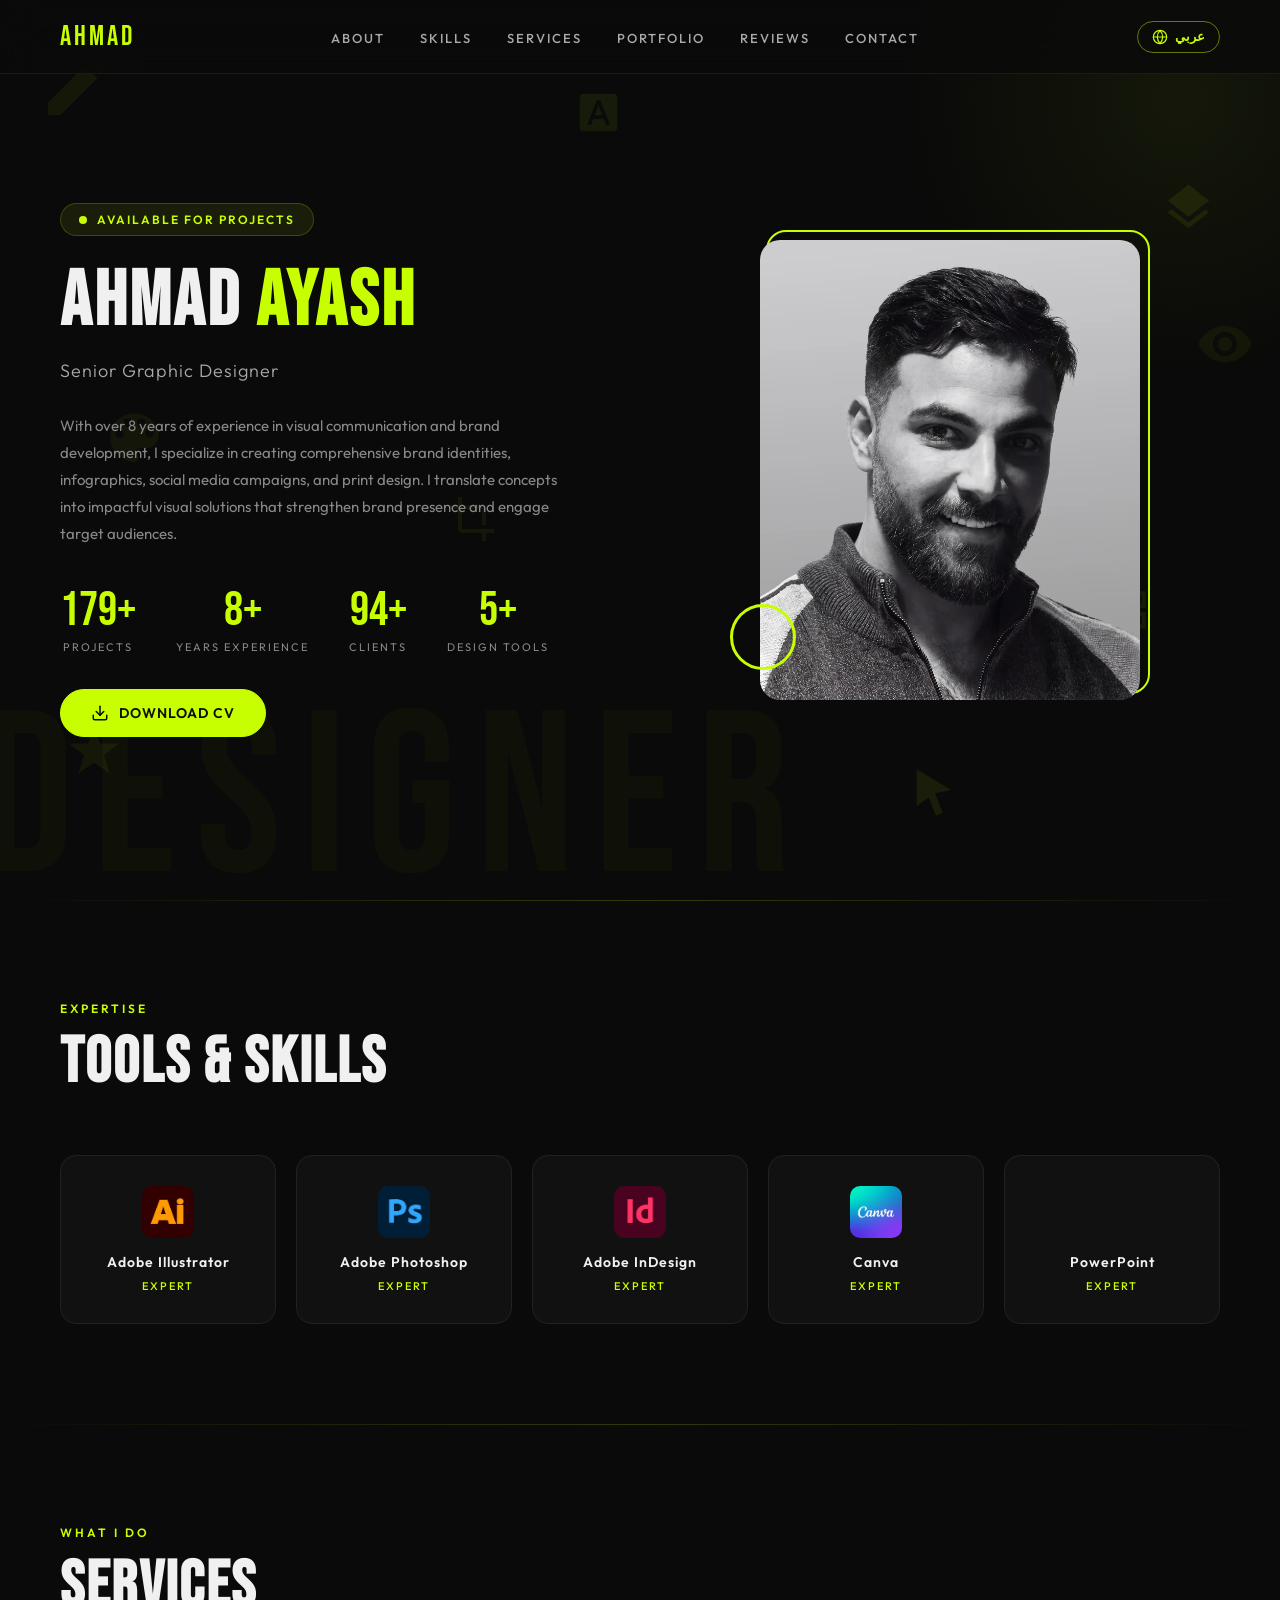
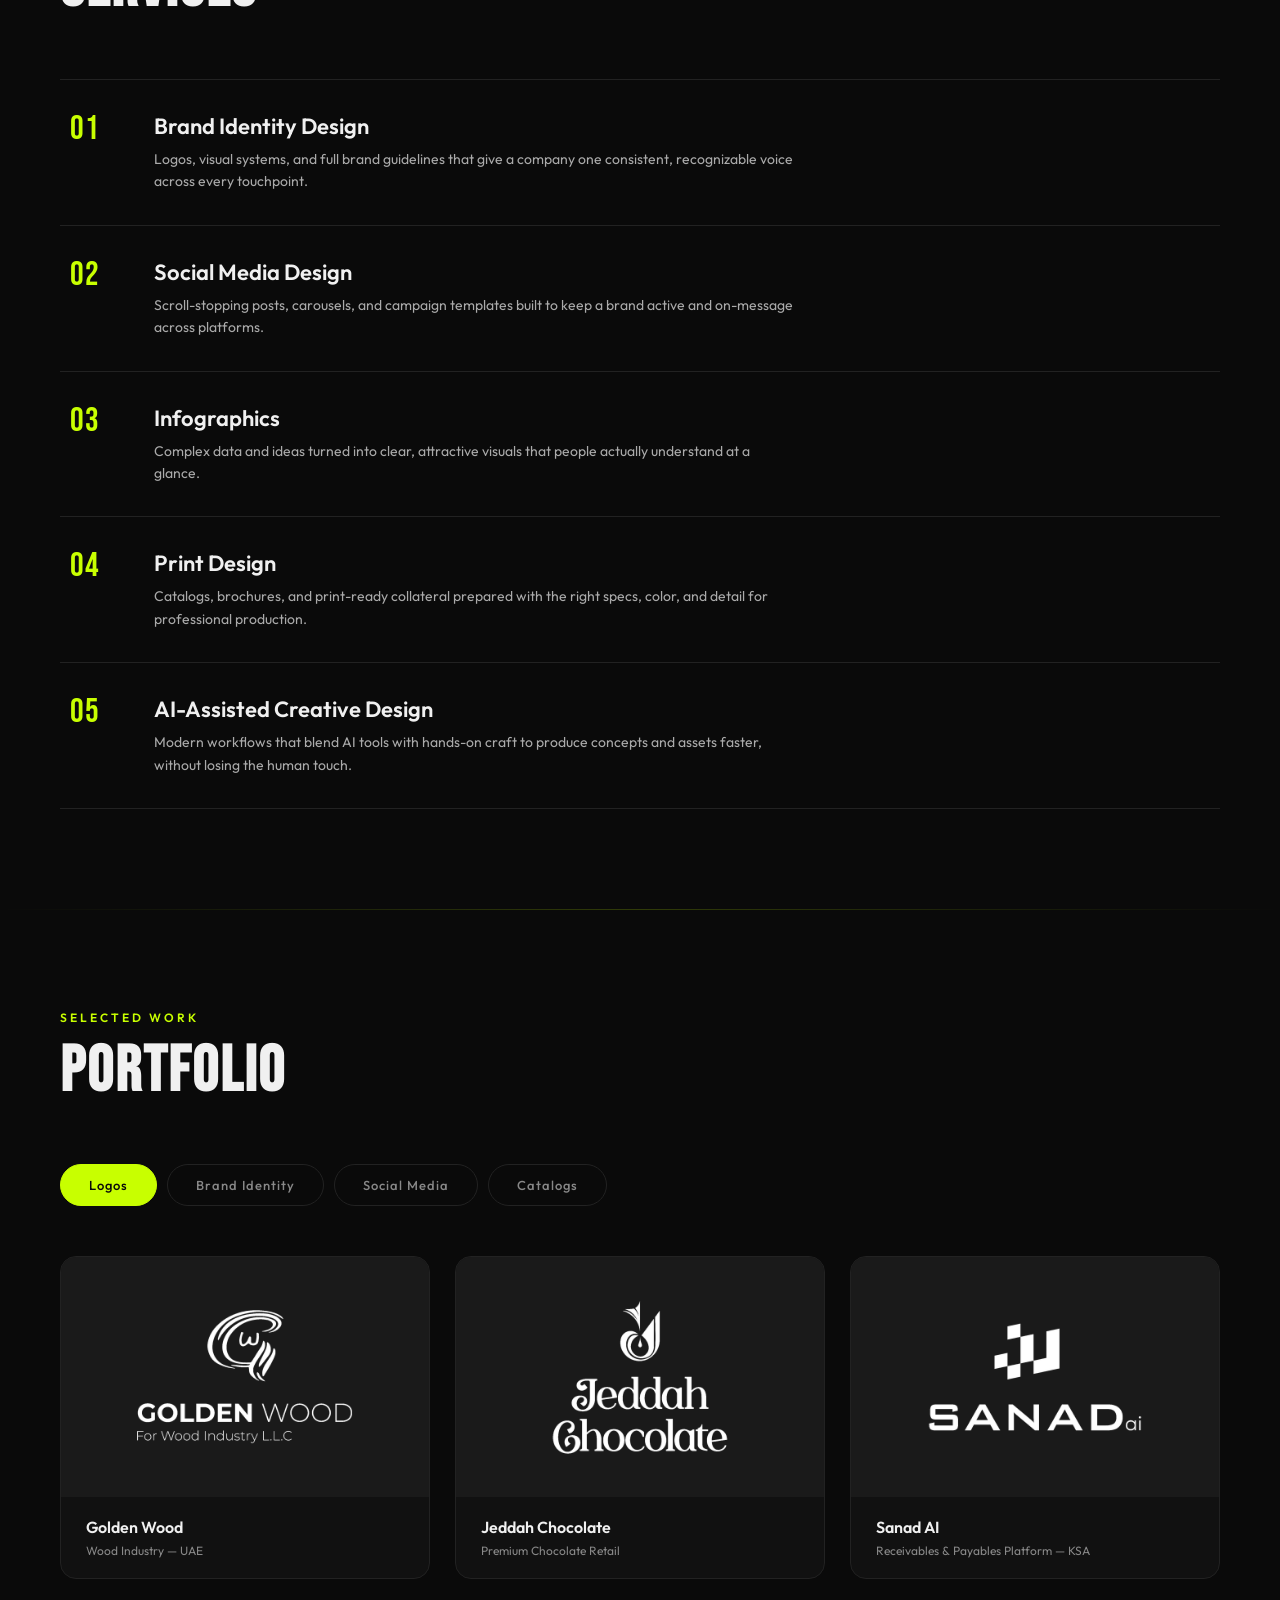
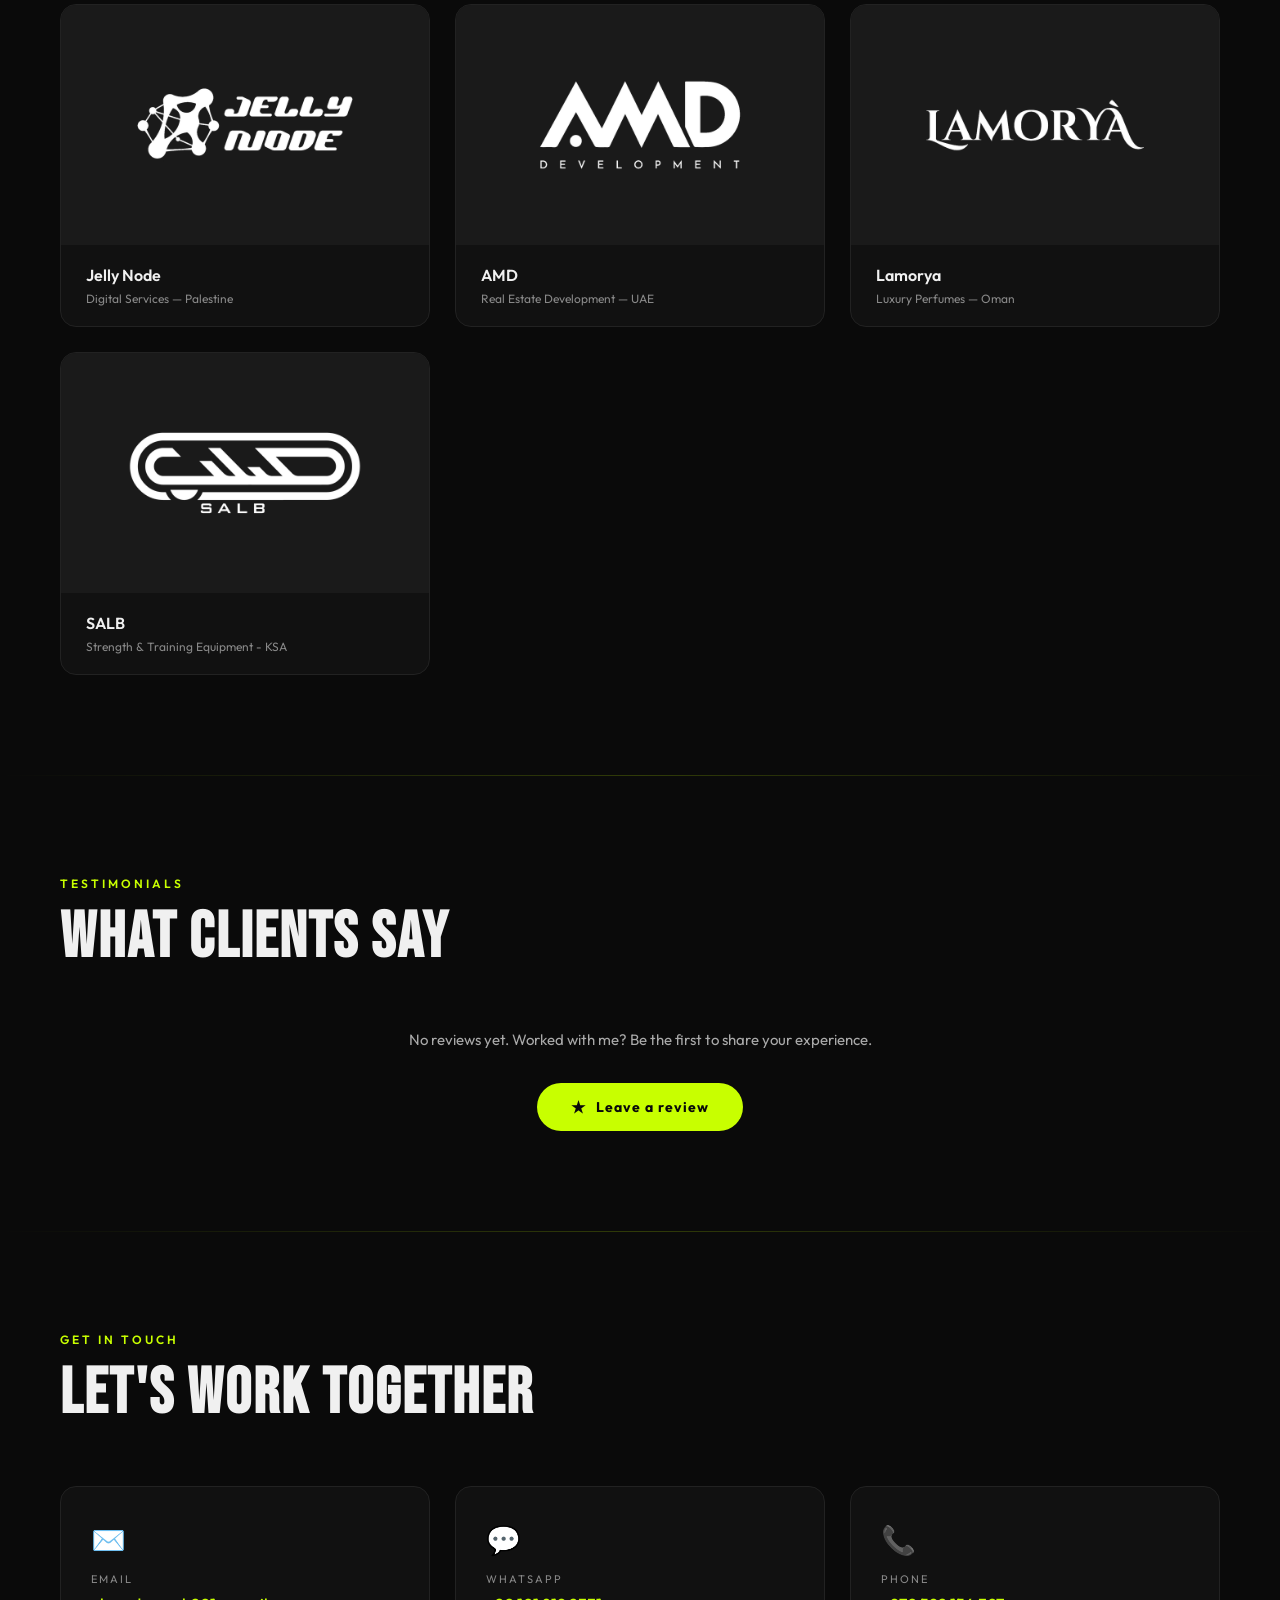
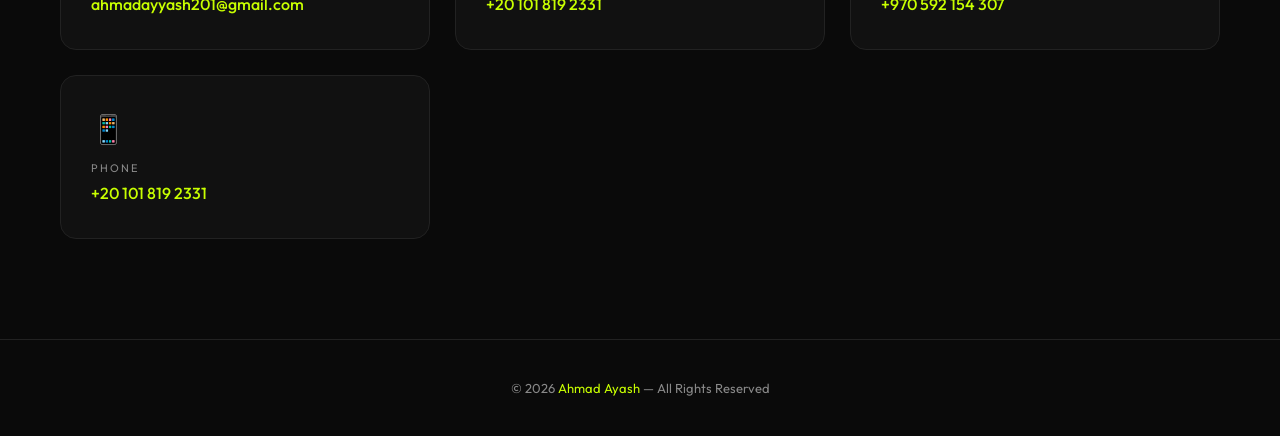
<file: index.html>
<!DOCTYPE html>
<html dir="ltr" lang="en">
 <head>
  <meta charset="utf-8"/>
  <meta content="width=device-width, initial-scale=1.0" name="viewport"/>
  <title>Ahmad Ayash — Senior Graphic Designer</title>
  <link rel="icon" href="assets/icons/favicon.ico?v=7" sizes="any"/>
  <link rel="icon" type="image/png" sizes="32x32" href="assets/icons/favicon-32.png?v=7"/>
  <link rel="icon" type="image/png" sizes="192x192" href="assets/icons/icon-192.png?v=7"/>
  <link rel="apple-touch-icon" href="assets/icons/apple-touch-icon.png?v=7"/>
  <!-- Link preview (WhatsApp, LinkedIn, Facebook, X) -->
  <meta name="description" content="Senior Graphic Designer with 8+ years in brand identity, social media, infographics and print. | مصمم جرافيك أول: هويات بصرية، سوشيال ميديا، إنفوجرافيك وطباعة."/>
  <meta name="theme-color" content="#0a0a0a"/>
  <meta property="og:type" content="website"/>
  <meta property="og:site_name" content="Ahmad Ayash"/>
  <meta property="og:title" content="Ahmad Ayash — Senior Graphic Designer"/>
  <meta property="og:description" content="Senior Graphic Designer with 8+ years in brand identity, social media, infographics and print. | مصمم جرافيك أول: هويات بصرية، سوشيال ميديا، إنفوجرافيك وطباعة."/>
  <meta property="og:url" content="https://ahmadayash.pages.dev/"/>
  <meta property="og:image" content="https://ahmadayash.pages.dev/assets/og-image.jpg?v=7"/>
  <meta property="og:image:secure_url" content="https://ahmadayash.pages.dev/assets/og-image.jpg?v=7"/>
  <meta property="og:image:type" content="image/jpeg"/>
  <meta property="og:image:width" content="1200"/>
  <meta property="og:image:height" content="630"/>
  <meta property="og:image:alt" content="Ahmad Ayash, Senior Graphic Designer"/>
  <meta property="og:locale" content="en_US"/>
  <meta property="og:locale:alternate" content="ar_AR"/>
  <meta name="twitter:card" content="summary_large_image"/>
  <meta name="twitter:title" content="Ahmad Ayash — Senior Graphic Designer"/>
  <meta name="twitter:description" content="Senior Graphic Designer with 8+ years in brand identity, social media, infographics and print. | مصمم جرافيك أول: هويات بصرية، سوشيال ميديا، إنفوجرافيك وطباعة."/>
  <meta name="twitter:image" content="https://ahmadayash.pages.dev/assets/og-image.jpg?v=7"/>
  <!-- Search engines (Google) -->
  <meta name="google-site-verification" content="8-6DEd-eFQHQBiP8zSJ_Ibvv2hMjF1YGZJh5KozKiFs"/>
  <link rel="alternate" hreflang="en" href="https://ahmadayash.pages.dev/"/>
  <link rel="alternate" hreflang="ar" href="https://ahmadayash.pages.dev/?lang=ar"/>
  <link rel="alternate" hreflang="x-default" href="https://ahmadayash.pages.dev/"/>
  <script type="application/ld+json">
  {
    "@context": "https://schema.org",
    "@type": "Person",
    "name": "Ahmad Ayash",
    "alternateName": ["أحمد عياش", "Ahmed Ayash", "Ahmad Ayyash"],
    "jobTitle": "Senior Graphic Designer",
    "description": "Senior graphic designer with 8+ years in brand identity, social media, infographics and print design.",
    "url": "https://ahmadayash.pages.dev/",
    "image": "https://ahmadayash.pages.dev/assets/og-image.jpg",
    "knowsAbout": ["Graphic Design", "Brand Identity", "Logo Design", "Social Media Design", "Infographics", "Print Design"]
  }
  </script>
  <!-- All text, images and projects come from content.json (edit them in the dashboard). -->
  <link href="https://fonts.googleapis.com/css2?family=Bebas+Neue&amp;family=Outfit:wght@300;400;500;600;700&amp;display=swap" rel="stylesheet"/>
  <script>
   // Pick the language before anything is drawn (avoids a flash of the wrong direction)
   (function () {
     var q = new URLSearchParams(location.search).get('lang'), s = null;
     try { s = localStorage.getItem('lang'); } catch (e) {}
     var l = (q === 'ar' || q === 'en') ? q : (s === 'ar' || s === 'en') ? s : (/^ar/i.test(navigator.language || '') ? 'ar' : 'en');
     if (q) { try { localStorage.setItem('lang', l); } catch (e) {} }
     document.documentElement.lang = l;
     document.documentElement.dir = l === 'ar' ? 'rtl' : 'ltr';
     if (l === 'ar') document.write('<link href="https://fonts.googleapis.com/css2?family=Alexandria:wght@500;700;800&family=IBM+Plex+Sans+Arabic:wght@300;400;500;600;700&display=swap" rel="stylesheet">');
   })();
  </script>
  <link href="assets/css/styles.css?v=20261024b" rel="stylesheet"/>
 </head>
 <body>
  <!-- FLOATING DESIGN ICONS -->
  <div style="position:fixed;top:0;left:0;width:100%;height:100%;pointer-events:none;z-index:0;overflow:hidden;">
   <svg style="position:absolute;width:80px;height:80px;top:5%;left:3%;fill:var(--neon);opacity:0.06;animation:drift1 28s ease-in-out infinite;" viewbox="0 0 24 24" xmlns="http://www.w3.org/2000/svg">
    <path d="M3 17.25V21h3.75L17.81 9.94l-3.75-3.75L3 17.25zM20.71 7.04a1 1 0 000-1.41l-2.34-2.34a1 1 0 00-1.41 0l-1.83 1.83 3.75 3.75 1.83-1.83z">
    </path>
   </svg>
   <svg style="position:absolute;width:55px;height:55px;top:20%;right:5%;fill:var(--neon);opacity:0.08;animation:drift2 24s ease-in-out infinite 3s;" viewbox="0 0 24 24" xmlns="http://www.w3.org/2000/svg">
    <path d="M11.99 18.54l-7.37-5.73L3 14.07l9 7 9-7-1.63-1.27zM12 16l7.36-5.73L21 9l-9-7-9 7 1.63 1.27z">
    </path>
   </svg>
   <svg style="position:absolute;width:65px;height:65px;top:45%;left:8%;fill:var(--neon);opacity:0.05;animation:drift3 32s ease-in-out infinite 5s;" viewbox="0 0 24 24" xmlns="http://www.w3.org/2000/svg">
    <path d="M12 3a9 9 0 000 18c.83 0 1.5-.67 1.5-1.5 0-.39-.15-.74-.39-1.01-.23-.26-.38-.61-.38-1 0-.83.67-1.5 1.5-1.5H16c2.76 0 5-2.24 5-5C21 7.03 16.97 3 12 3zm-5.5 9a1.5 1.5 0 110-3 1.5 1.5 0 010 3zm3-4a1.5 1.5 0 110-3 1.5 1.5 0 010 3zm5 0a1.5 1.5 0 110-3 1.5 1.5 0 010 3zm3 4a1.5 1.5 0 110-3 1.5 1.5 0 010 3z">
    </path>
   </svg>
   <svg style="position:absolute;width:50px;height:50px;top:65%;right:10%;fill:var(--neon);opacity:0.07;animation:drift4 20s linear infinite 2s;" viewbox="0 0 24 24" xmlns="http://www.w3.org/2000/svg">
    <path d="M3 3v8h8V3H3zm6 6H5V5h4v4zm-6 4v8h8v-8H3zm6 6H5v-4h4v4zm4-16v8h8V3h-8zm6 6h-4V5h4v4zm-6 4v8h8v-8h-8zm6 6h-4v-4h4v4z">
    </path>
   </svg>
   <svg style="position:absolute;width:60px;height:60px;top:80%;left:5%;fill:var(--neon);opacity:0.06;animation:pulse-float 26s ease-in-out infinite 7s;" viewbox="0 0 24 24" xmlns="http://www.w3.org/2000/svg">
    <path d="M12 2l2.4 7.4H22l-6 4.6 2.3 7.4L12 17l-6.3 4.4L8 14 2 9.4h7.6z">
    </path>
   </svg>
   <svg style="position:absolute;width:45px;height:45px;top:10%;left:45%;fill:var(--neon);opacity:0.07;animation:drift2 22s ease-in-out infinite 4s;" viewbox="0 0 24 24" xmlns="http://www.w3.org/2000/svg">
    <path d="M9.93 13.5h4.14L12 7.98zM20 2H4a2 2 0 00-2 2v16a2 2 0 002 2h16a2 2 0 002-2V4a2 2 0 00-2-2zm-4.05 16.5l-1.14-3H9.17l-1.12 3H5.96l5.11-13h1.86l5.11 13z">
    </path>
   </svg>
   <svg style="position:absolute;width:58px;height:58px;top:35%;right:2%;fill:var(--neon);opacity:0.05;animation:drift1 30s ease-in-out infinite 6s;" viewbox="0 0 24 24" xmlns="http://www.w3.org/2000/svg">
    <path d="M12 4.5C7 4.5 2.73 7.61 1 12c1.73 4.39 6 7.5 11 7.5s9.27-3.11 11-7.5c-1.73-4.39-6-7.5-11-7.5zM12 17a5 5 0 110-10 5 5 0 010 10zm0-8a3 3 0 100 6 3 3 0 000-6z">
    </path>
   </svg>
   <svg style="position:absolute;width:48px;height:48px;top:55%;left:35%;fill:var(--neon);opacity:0.06;animation:drift3 18s ease-in-out infinite 1s;" viewbox="0 0 24 24" xmlns="http://www.w3.org/2000/svg">
    <path d="M17 15h2V7a2 2 0 00-2-2H9v2h8v8zM7 17V1H5v4H1v2h4v10a2 2 0 002 2h10v4h2v-4h4v-2H7z">
    </path>
   </svg>
   <svg style="position:absolute;width:52px;height:52px;top:85%;right:25%;fill:var(--neon);opacity:0.08;animation:drift4 25s linear infinite 8s;" viewbox="0 0 24 24" xmlns="http://www.w3.org/2000/svg">
    <path d="M4 2l16 9.5L12.5 13 16 22l-3 1.5L9.5 15 4 19z">
    </path>
   </svg>
   <svg style="position:absolute;width:62px;height:62px;top:30%;left:70%;fill:var(--neon);opacity:0.05;animation:pulse-float 34s ease-in-out infinite 10s;" viewbox="0 0 24 24" xmlns="http://www.w3.org/2000/svg">
    <path d="M12 2C8 8 4 12.5 4 16a8 8 0 0016 0c0-3.5-4-8-8-14z">
    </path>
   </svg>
  </div>
  <!-- NAVIGATION -->
  <nav>
   <a class="nav-logo" href="#" data-text="site.navLogo"></a>
   <ul class="nav-links">
    <li><a href="#about" data-i18n="nav.about">About</a></li>
    <li><a href="#skills" data-i18n="nav.skills">Skills</a></li>
    <li><a href="#services" data-i18n="nav.services">Services</a></li>
    <li><a href="#portfolio" data-i18n="nav.portfolio">Portfolio</a></li>
    <li id="navReviews" style="display:none"><a href="#reviews" data-i18n="nav.reviews">Reviews</a></li>
    <li><a href="#contact" data-i18n="nav.contact">Contact</a></li>
   </ul>
   <button class="lang-toggle" id="langToggle" type="button" onclick="switchLang()" aria-label="Switch language"><svg class="lang-globe" width="16" height="16" viewBox="0 0 24 24" fill="none" stroke="currentColor" stroke-width="1.8" stroke-linecap="round" stroke-linejoin="round" aria-hidden="true"><circle cx="12" cy="12" r="10"/><path d="M2 12h20"/><path d="M12 2a15.3 15.3 0 0 1 4 10 15.3 15.3 0 0 1-4 10 15.3 15.3 0 0 1-4-10 15.3 15.3 0 0 1 4-10z"/></svg><span class="lang-label">عربي</span></button>
   <div class="menu-toggle" onclick="toggleMenu()"><span></span><span></span><span></span></div>
  </nav>
  <!-- HERO -->
  <section class="hero" id="about">
   <div class="hero-content">
    <div class="hero-text">
     <div class="hero-tag" data-text="hero.tag"></div>
     <h1 class="hero-name" id="heroName"></h1>
     <p class="hero-title" data-text="hero.title"></p>
     <p class="hero-desc" data-text="hero.description"></p>
     <div class="hero-stats" id="heroStats"></div>
     <div class="hero-cta">
      <a class="cv-btn" id="cvBtn" href="#" download>
       <svg width="18" height="18" viewBox="0 0 24 24" fill="none" stroke="currentColor" stroke-width="2" stroke-linecap="round" stroke-linejoin="round"><path d="M21 15v4a2 2 0 0 1-2 2H5a2 2 0 0 1-2-2v-4"/><polyline points="7 10 12 15 17 10"/><line x1="12" y1="15" x2="12" y2="3"/></svg>
       <span data-i18n="cv">Download CV</span>
      </a>
     </div>
    </div>
    <div class="hero-image">
     <div class="profile-frame">
      <img alt="" decoding="async" fetchpriority="high" id="profileImg"/>
     </div>
    </div>
   </div>
  </section>
  <div class="divider"></div>
  <!-- SKILLS -->
  <section class="fade-in" id="skills">
   <div class="section-header">
    <div class="section-label" data-i18n="skills.label">Expertise</div>
    <h2 class="section-title" data-i18n="skills.title">TOOLS &amp; SKILLS</h2>
   </div>
   <div class="skills-grid" id="skillsGrid"></div>
  </section>
  <div class="divider"></div>
  <!-- SERVICES -->
  <section class="fade-in" id="services">
   <div class="section-header">
    <div class="section-label" data-i18n="services.label">What I Do</div>
    <h2 class="section-title" data-i18n="services.title">SERVICES</h2>
   </div>
   <div class="services-list" id="servicesList"></div>
  </section>
  <div class="divider"></div>
  <!-- PORTFOLIO -->
  <section class="fade-in" id="portfolio">
   <div class="section-header">
    <div class="section-label" data-i18n="portfolio.label">Selected Work</div>
    <h2 class="section-title" data-i18n="portfolio.title">PORTFOLIO</h2>
   </div>
   <div class="portfolio-tabs" id="portfolioTabs"></div>
   <div class="portfolio-grid" id="portfolioGrid"></div>
   <div class="show-more-wrap" id="showMoreWrap" style="display:none"><button class="show-more-btn" id="showMoreBtn" onclick="showMore()">Show more</button></div>
  </section>
  <!-- CLIENT REVIEWS (filled from content.json → reviews; hidden when empty) -->
  <div class="divider" id="reviewsDivider" style="display:none"></div>
  <section class="fade-in" id="reviews" style="display:none">
   <div class="section-header">
    <div class="section-label" data-i18n="reviews.label">Testimonials</div>
    <h2 class="section-title" data-i18n="reviews.title">WHAT CLIENTS SAY</h2>
   </div>
   <div class="reviews-marquee"><div class="reviews-track" id="reviewsTrack"></div></div>
   <p class="reviews-empty" id="reviewsEmpty" style="display:none" data-i18n="reviews.empty">No reviews yet. Worked with me? Be the first to share your experience.</p>
   <div class="reviews-cta" id="reviewsCta" style="display:none">
    <a class="rv-cta-btn" href="review.html"><span class="rv-cta-star">★</span> <span data-i18n="reviews.leave">Leave a review</span></a>
   </div>
  </section>
  <div class="divider"></div>
  <!-- CONTACT -->
  <section class="fade-in" id="contact">
   <div class="section-header">
    <div class="section-label" data-i18n="contact.label">Get in Touch</div>
    <h2 class="section-title" data-i18n="contact.title">LET'S WORK TOGETHER</h2>
   </div>
   <div class="contact-grid" id="contactGrid"></div>
  </section>
  <!-- UNIFIED PROJECT VIEWER -->
  <div class="viewer" id="viewer" onclick="viewerBackdrop(event)">
   <div class="viewer-bar">
    <div class="viewer-meta">
     <h3 id="viewerTitle"></h3>
     <span id="viewerSub"></span>
    </div>
    <div class="viewer-tools">
     <span class="viewer-counter" id="viewerCounter"></span>
     <button class="viewer-close" aria-label="Close" onclick="closeViewer()">&times;</button>
    </div>
   </div>
   <!-- gallery / single mode -->
   <div class="viewer-stage" id="viewerStage" onclick="event.stopPropagation()">
    <button class="viewer-nav viewer-prev" aria-label="Previous" onclick="viewerNav(-1)">&#8249;</button>
    <div class="viewer-imgwrap"><img id="viewerImg" alt=""/></div>
    <button class="viewer-nav viewer-next" aria-label="Next" onclick="viewerNav(1)">&#8250;</button>
   </div>
   <!-- flipbook mode -->
   <div class="flipbook-stage" id="flipStage" onclick="event.stopPropagation()">
    <p class="book-hint" id="bookHint"></p>
    <button class="viewer-nav viewer-prev" aria-label="Previous spread" onclick="flipNav(-1)">&#8249;</button>
    <div class="book-wrap" id="bookWrap"></div>
    <button class="viewer-nav viewer-next" aria-label="Next spread" onclick="flipNav(1)">&#8250;</button>
   </div>
   <!-- scroll mode (identity decks) -->
   <div class="scroll-stage" id="scrollStage" onclick="event.stopPropagation()"></div>
   <!-- grid mode (social) -->
   <div class="grid-stage" id="gridStage" onclick="event.stopPropagation()"></div>
  </div>
  <!-- IMAGE LIGHTBOX (popped image from grid) -->
  <div class="imglightbox" id="imgLightbox" onclick="closeImgLightbox(event)">
   <button class="viewer-close imglightbox-close" aria-label="Close" onclick="closeImgLightbox(event)">&times;</button>
   <img id="imgLightboxImg" alt=""/>
  </div>

  <!-- FOOTER -->
  <footer id="footer"></footer>
  <script src="assets/js/page-flip.js"></script>
  <script src="assets/js/script.js?v=20261024b"></script>
  <!-- Visitor stats (GoatCounter: free, no cookies). Dashboard: https://ahmadayash.goatcounter.com -->
  <script>window.goatcounter = { path: function (p) { var a = p.split("?"); if (!a[1]) return p; var q = a[1].split("&").filter(function (x) { return !/^(ref|utm_[a-z]+)=/.test(x); }); return a[0] + (q.length ? "?" + q.join("&") : ""); } }; /* ?ref=linkedin etc. count as the source, not as a separate page */</script>
  <script data-goatcounter="https://ahmadayash.goatcounter.com/count" async src="https://gc.zgo.at/count.js"></script>
 </body>
</html>
</file>
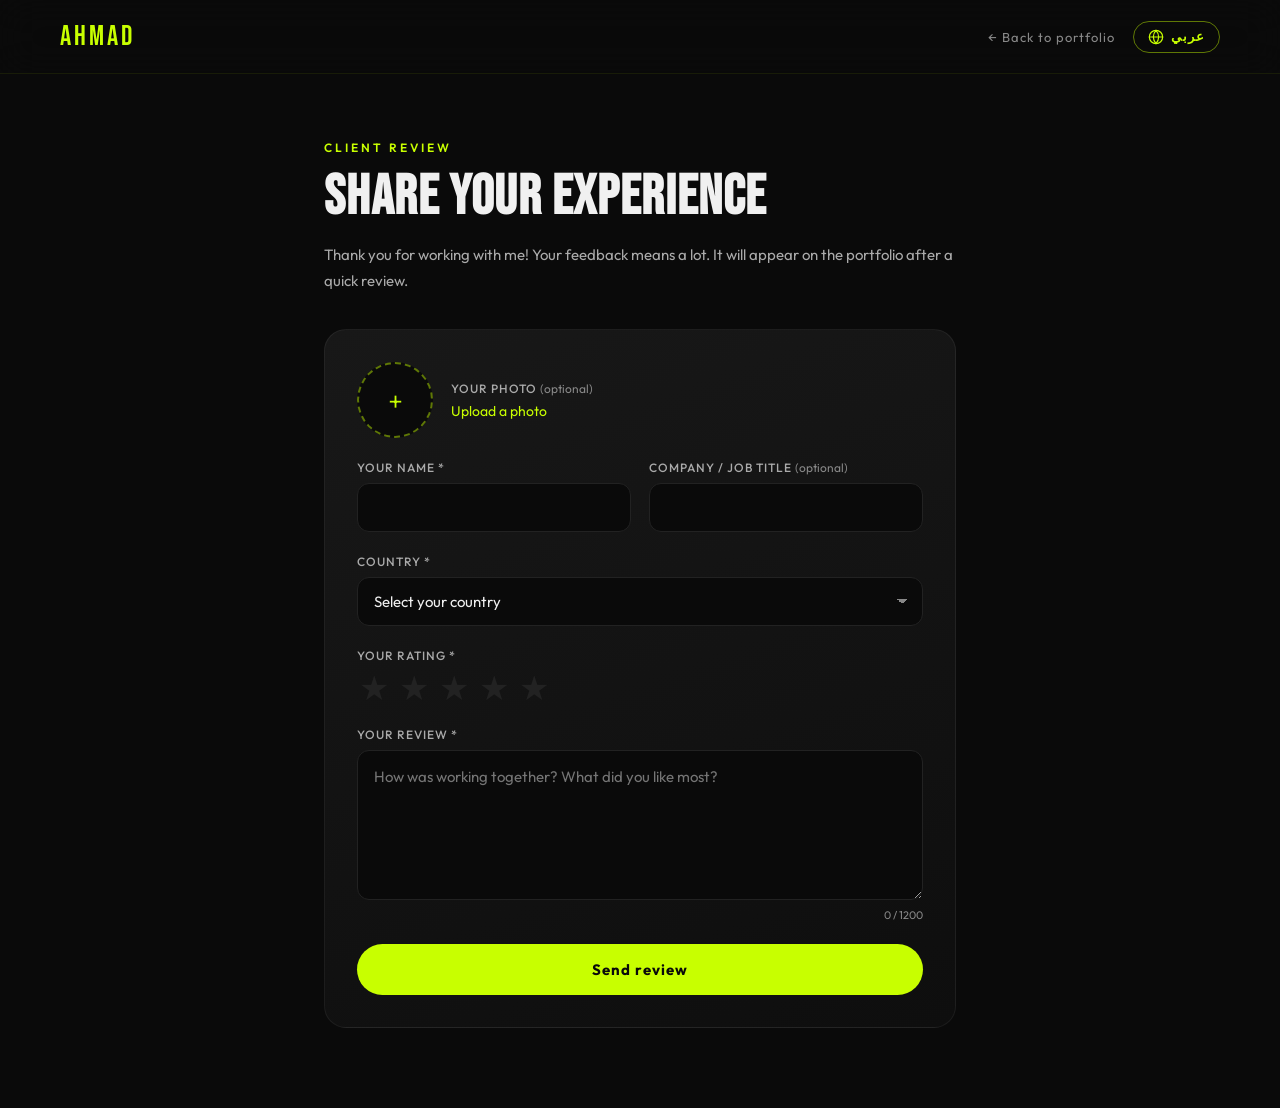
<file: review.html>
<!DOCTYPE html>
<html dir="ltr" lang="en">
 <head>
  <meta charset="utf-8"/>
  <meta content="width=device-width, initial-scale=1.0" name="viewport"/>
  <meta name="robots" content="noindex"/>
  <title>Leave a Review</title>
  <link rel="icon" href="assets/icons/favicon.ico?v=7" sizes="any"/>
  <link rel="icon" type="image/png" sizes="32x32" href="assets/icons/favicon-32.png?v=7"/>
  <link rel="icon" type="image/png" sizes="192x192" href="assets/icons/icon-192.png?v=7"/>
  <link rel="apple-touch-icon" href="assets/icons/apple-touch-icon.png?v=7"/>
  <!-- Link preview (WhatsApp, LinkedIn, Facebook, X) -->
  <meta name="description" content="Worked with Ahmad? Leave a short review of your project. | اشتغلت مع أحمد؟ اترك تقييمك."/>
  <meta name="theme-color" content="#0a0a0a"/>
  <meta property="og:type" content="website"/>
  <meta property="og:site_name" content="Ahmad Ayash"/>
  <meta property="og:title" content="Share your experience with Ahmad Ayash"/>
  <meta property="og:description" content="Worked with Ahmad? Leave a short review of your project. | اشتغلت مع أحمد؟ اترك تقييمك."/>
  <meta property="og:url" content="https://ahmadayash.pages.dev/review.html"/>
  <meta property="og:image" content="https://ahmadayash.pages.dev/assets/og-image.jpg?v=7"/>
  <meta property="og:image:secure_url" content="https://ahmadayash.pages.dev/assets/og-image.jpg?v=7"/>
  <meta property="og:image:type" content="image/jpeg"/>
  <meta property="og:image:width" content="1200"/>
  <meta property="og:image:height" content="630"/>
  <meta property="og:image:alt" content="Ahmad Ayash, Senior Graphic Designer"/>
  <meta property="og:locale" content="en_US"/>
  <meta property="og:locale:alternate" content="ar_AR"/>
  <meta name="twitter:card" content="summary_large_image"/>
  <meta name="twitter:title" content="Share your experience with Ahmad Ayash"/>
  <meta name="twitter:description" content="Worked with Ahmad? Leave a short review of your project. | اشتغلت مع أحمد؟ اترك تقييمك."/>
  <meta name="twitter:image" content="https://ahmadayash.pages.dev/assets/og-image.jpg?v=7"/>
  <link href="https://fonts.googleapis.com/css2?family=Bebas+Neue&amp;family=Outfit:wght@300;400;500;600;700&amp;display=swap" rel="stylesheet"/>
  <script>
   // Pick the language before anything is drawn (avoids a flash of the wrong direction)
   (function () {
     var q = new URLSearchParams(location.search).get('lang'), s = null;
     try { s = localStorage.getItem('lang'); } catch (e) {}
     var l = (q === 'ar' || q === 'en') ? q : (s === 'ar' || s === 'en') ? s : (/^ar/i.test(navigator.language || '') ? 'ar' : 'en');
     if (q) { try { localStorage.setItem('lang', l); } catch (e) {} }
     document.documentElement.lang = l;
     document.documentElement.dir = l === 'ar' ? 'rtl' : 'ltr';
     if (l === 'ar') document.write('<link href="https://fonts.googleapis.com/css2?family=Alexandria:wght@500;700;800&family=IBM+Plex+Sans+Arabic:wght@300;400;500;600;700&display=swap" rel="stylesheet">');
   })();
  </script>
  <link href="assets/css/styles.css?v=20261024b" rel="stylesheet"/>
 </head>
 <body class="review-page">
  <nav>
   <a class="nav-logo" href="./" id="rvLogo">AHMAD</a>
   <div class="rv-nav-right"><a class="rv-back" href="./" data-i18n="back">← Back to portfolio</a><button class="lang-toggle" id="langToggle" type="button" onclick="switchLang()"><svg class="lang-globe" width="16" height="16" viewBox="0 0 24 24" fill="none" stroke="currentColor" stroke-width="1.8" stroke-linecap="round" stroke-linejoin="round" aria-hidden="true"><circle cx="12" cy="12" r="10"/><path d="M2 12h20"/><path d="M12 2a15.3 15.3 0 0 1 4 10 15.3 15.3 0 0 1-4 10 15.3 15.3 0 0 1-4-10 15.3 15.3 0 0 1 4-10z"/></svg><span class="lang-label">عربي</span></button></div>
  </nav>

  <main class="rv-wrap">
   <div class="section-label" data-i18n="label">Client Review</div>
   <h1 class="rv-title" data-i18n="title">SHARE YOUR EXPERIENCE</h1>
   <p class="rv-intro" id="rvIntro" data-i18n="intro">Thank you for working with me! Your feedback means a lot. It will appear on the portfolio after a quick review.</p>

   <form class="rv-form" id="rvForm" novalidate>
    <!-- photo -->
    <div class="rv-photo-row">
     <label class="rv-avatar" for="rvPhoto" id="rvAvatar" title="Add your photo">
      <span class="rv-avatar-plus">+</span>
      <img id="rvAvatarImg" alt=""/>
     </label>
     <div>
      <div class="rv-label-text"><span data-i18n="photo">Your photo</span> <span class="rv-opt" data-i18n="optional">(optional)</span></div>
      <label class="rv-link" for="rvPhoto" id="rvPhotoBtn" data-i18n="upload">Upload a photo</label>
      <button type="button" class="rv-link rv-remove" id="rvPhotoRemove" hidden data-i18n="remove">Remove</button>
      <input type="file" id="rvPhoto" accept="image/*" hidden/>
     </div>
    </div>

    <div class="rv-grid">
     <label class="rv-field">
      <span class="rv-label-text" data-i18n="name">Your name *</span>
      <input type="text" name="name" maxlength="80" required autocomplete="name"/>
     </label>
     <label class="rv-field">
      <span class="rv-label-text"><span data-i18n="role">Company / job title</span> <span class="rv-opt" data-i18n="optional">(optional)</span></span>
      <input type="text" name="role" maxlength="80" autocomplete="organization-title"/>
     </label>
    </div>

    <label class="rv-field">
     <span class="rv-label-text" data-i18n="country">Country *</span>
     <select name="country" required id="rvCountry">
      <option value="" data-i18n="selectCountry">Select your country</option>
     </select>
     <small class="rv-hint" id="rvCountryHint" data-i18n="countryAuto" hidden>🔒 Detected automatically from your location.</small>
    </label>

    <div class="rv-field">
     <span class="rv-label-text" data-i18n="rating">Your rating *</span>
     <div class="rv-stars" id="rvStars" role="radiogroup" aria-label="Rating"></div>
    </div>

    <label class="rv-field">
     <span class="rv-label-text" data-i18n="review">Your review *</span>
     <textarea name="opinion" rows="5" maxlength="1200" required data-i18n-ph="placeholder" placeholder="How was working together? What did you like most?"></textarea>
     <span class="rv-count" id="rvCount">0 / 1200</span>
    </label>

    <!-- spam trap: real people never see or fill this -->
    <input type="text" name="website" tabindex="-1" autocomplete="off" class="rv-hp" aria-hidden="true"/>

    <div class="rv-error" id="rvError" hidden></div>
    <button type="submit" class="rv-submit" id="rvSubmit" data-i18n="send">Send review</button>
   </form>

   <div class="rv-done" id="rvDone" hidden>
    <div class="rv-done-icon">✓</div>
    <h2 data-i18n="thanks">Thank you!</h2>
    <p data-i18n="sent">Your review was sent. It will appear on the portfolio once it's approved.</p>
    <a class="show-more-btn" href="./" data-i18n="backBtn">Back to portfolio</a>
   </div>
  </main>

  <script>
  (function () {
    var COUNTRIES = {
      ps:'Palestine', sa:'Saudi Arabia', ae:'UAE', kw:'Kuwait', qa:'Qatar', bh:'Bahrain', om:'Oman',
      jo:'Jordan', eg:'Egypt', lb:'Lebanon', sy:'Syria', iq:'Iraq', ye:'Yemen', ma:'Morocco',
      dz:'Algeria', tn:'Tunisia', ly:'Libya', sd:'Sudan', tr:'Turkey', us:'USA', gb:'UK', ca:'Canada',
      de:'Germany', fr:'France', it:'Italy', es:'Spain', nl:'Netherlands', se:'Sweden', au:'Australia'
    };
    var COUNTRIES_AR = {
      ps:'فلسطين', sa:'السعودية', ae:'الإمارات', kw:'الكويت', qa:'قطر', bh:'البحرين', om:'عُمان',
      jo:'الأردن', eg:'مصر', lb:'لبنان', sy:'سوريا', iq:'العراق', ye:'اليمن', ma:'المغرب',
      dz:'الجزائر', tn:'تونس', ly:'ليبيا', sd:'السودان', tr:'تركيا', us:'الولايات المتحدة', gb:'المملكة المتحدة', ca:'كندا',
      de:'ألمانيا', fr:'فرنسا', it:'إيطاليا', es:'إسبانيا', nl:'هولندا', se:'السويد', au:'أستراليا'
    };
    var LANG = document.documentElement.lang === 'ar' ? 'ar' : 'en';
    var UI = {
      en: {
        back: '← Back to portfolio', label: 'Client Review', title: 'SHARE YOUR EXPERIENCE',
        intro: 'Thank you for working with me! Your feedback means a lot. It will appear on the portfolio after a quick review.',
        photo: 'Your photo', optional: '(optional)', upload: 'Upload a photo', change: 'Change photo', remove: 'Remove',
        name: 'Your name *', role: 'Company / job title', country: 'Country *', selectCountry: 'Select your country', countryAuto: '🔒 Detected automatically from your location.',
        rating: 'Your rating *', review: 'Your review *', placeholder: 'How was working together? What did you like most?',
        send: 'Send review', thanks: 'Thank you!', sent: "Your review was sent. It will appear on the portfolio once it's approved.",
        backBtn: 'Back to portfolio', switchTo: 'عربي', pageTitle: 'Leave a Review',
        errName: 'Please enter your name.', errCountry: 'Please select your country.', errRating: 'Please choose a star rating.',
        errText: 'Please write a few words about your experience.', errClosed: 'Reviews are not open yet.',
        closed: 'Reviews are not open yet. Please check back soon.', errPhoto: 'That photo could not be read. Please try a JPG or PNG.',
        errSend: 'Sorry, your review could not be sent. Please check your connection and try again.'
      },
      ar: {
        back: '→ العودة إلى المعرض', label: 'رأي العميل', title: 'شاركنا تجربتك',
        intro: 'شكرًا لعملك معي! رأيك يهمّني كثيرًا، وسيظهر في المعرض بعد مراجعة سريعة.',
        photo: 'صورتك', optional: '(اختياري)', upload: 'رفع صورة', change: 'تغيير الصورة', remove: 'حذف',
        name: 'اسمك *', role: 'الشركة / المسمّى الوظيفي', country: 'الدولة *', selectCountry: 'اختر دولتك', countryAuto: '🔒 تم تحديد دولتك تلقائيًا حسب موقعك.',
        rating: 'تقييمك *', review: 'رأيك *', placeholder: 'كيف كانت تجربة العمل معًا؟ ما أكثر ما أعجبك؟',
        send: 'إرسال التقييم', thanks: 'شكرًا لك!', sent: 'تم إرسال رأيك، وسيظهر في المعرض بعد الموافقة عليه.',
        backBtn: 'العودة إلى المعرض', switchTo: 'EN', pageTitle: 'اترك تقييمك',
        errName: 'يرجى كتابة اسمك.', errCountry: 'يرجى اختيار دولتك.', errRating: 'يرجى اختيار عدد النجوم.',
        errText: 'يرجى كتابة بضع كلمات عن تجربتك.', errClosed: 'استقبال الآراء غير متاح حاليًا.',
        closed: 'استقبال الآراء غير متاح حاليًا. يرجى المحاولة لاحقًا.', errPhoto: 'تعذّرت قراءة الصورة. جرّب صورة بصيغة JPG أو PNG.',
        errSend: 'عذرًا، تعذّر إرسال رأيك. تحقّق من اتصالك بالإنترنت وحاول مرة أخرى.'
      }
    };
    var T = function (k) { return UI[LANG][k] || UI.en[k] || k; };
    document.title = T('pageTitle');
    document.querySelectorAll('[data-i18n]').forEach(function (n) { n.textContent = T(n.getAttribute('data-i18n')); });
    document.querySelectorAll('[data-i18n-ph]').forEach(function (n) { n.placeholder = T(n.getAttribute('data-i18n-ph')); });
    var lt = document.getElementById('langToggle'); lt.querySelector('.lang-label').textContent = T('switchTo'); lt.setAttribute('aria-label', LANG === 'ar' ? 'Switch to English' : 'التبديل إلى العربية');
    window.switchLang = function () {
      var next = LANG === 'ar' ? 'en' : 'ar';
      try { localStorage.setItem('lang', next); } catch (e) {}
      var u = new URL(location.href); u.searchParams.set('lang', next); location.replace(u.toString());
    };

    var API = '', rating = 0, photo = '';
    var form = document.getElementById('rvForm');
    var F = function (n) { return form.elements.namedItem(n); };
    var errBox = document.getElementById('rvError');
    var btn = document.getElementById('rvSubmit');

    // countries
    var sel = document.getElementById('rvCountry');
    Object.keys(COUNTRIES).forEach(function (c) {
      var o = document.createElement('option'); o.value = c; o.textContent = (LANG === 'ar' && COUNTRIES_AR[c]) || COUNTRIES[c]; sel.appendChild(o);
    });

    // Fill in the visitor's country automatically (from their internet connection) and lock it.
    // If it can't be detected, the normal list stays so they are never stuck.
    var countryHint = document.getElementById('rvCountryHint');
    (function detectCountry() {
      function getJSON(url) {
        var ctl = window.AbortController ? new AbortController() : null;
        if (ctl) setTimeout(function () { ctl.abort(); }, 5000);
        return fetch(url, { cache: 'no-store', signal: ctl ? ctl.signal : undefined })
          .then(function (r) { if (!r.ok) throw new Error('http'); return r.json(); });
      }
      function apply(code) {
        code = String(code || '').toLowerCase();
        if (!COUNTRIES[code]) return;                  // not in our list: they pick it themselves
        sel.value = code;
        sel.disabled = true;                            // locked: the country comes from their connection
        countryHint.hidden = false;
      }
      getJSON('https://api.country.is/')
        .then(function (d) { return d.country; })
        .catch(function () { return getJSON('https://ipwho.is/').then(function (d) { return d.country_code; }); })
        .then(apply)
        .catch(function () {});                        // no detection: the normal list stays
    })();

    // stars
    var starsBox = document.getElementById('rvStars');
    for (var i = 1; i <= 5; i++) (function (n) {
      var b = document.createElement('button');
      b.type = 'button'; b.className = 'rv-star'; b.textContent = '★';
      b.setAttribute('role', 'radio'); b.setAttribute('aria-label', LANG === 'ar' ? n + ' من 5' : n + ' star' + (n > 1 ? 's' : ''));
      b.onclick = function () { rating = n; paintStars(n); };
      b.onmouseenter = function () { paintStars(n, true); };
      starsBox.appendChild(b);
    })(i);
    starsBox.onmouseleave = function () { paintStars(rating); };
    function paintStars(n, hover) {
      [].forEach.call(starsBox.children, function (b, i) {
        b.classList.toggle('on', i < n);
        b.setAttribute('aria-checked', !hover && i === n - 1 ? 'true' : 'false');
      });
    }

    // character counter
    var ta = F('opinion'), counter = document.getElementById('rvCount');
    ta.addEventListener('input', function () { counter.textContent = ta.value.length + ' / 1200'; });

    // photo: crop to a small square so it uploads instantly
    var fileIn = document.getElementById('rvPhoto');
    var avatarImg = document.getElementById('rvAvatarImg');
    var avatar = document.getElementById('rvAvatar');
    var removeBtn = document.getElementById('rvPhotoRemove');
    fileIn.addEventListener('change', function () {
      var f = fileIn.files && fileIn.files[0];
      if (!f) return;
      var url = URL.createObjectURL(f);
      var im = new Image();
      im.onload = function () {
        var size = 200, c = document.createElement('canvas');
        c.width = c.height = size;
        var s = Math.min(im.width, im.height);
        c.getContext('2d').drawImage(im, (im.width - s) / 2, (im.height - s) / 2, s, s, 0, 0, size, size);
        var q = 0.85;
        photo = c.toDataURL('image/jpeg', q);
        while (photo.length > 40000 && q > 0.4) { q -= 0.1; photo = c.toDataURL('image/jpeg', q); }
        avatarImg.src = photo; avatar.classList.add('has-photo');
        removeBtn.hidden = false; document.getElementById('rvPhotoBtn').textContent = T('change');
        URL.revokeObjectURL(url);
      };
      im.onerror = function () { showError(T('errPhoto')); };
      im.src = url;
    });
    removeBtn.onclick = function () {
      photo = ''; fileIn.value = ''; avatarImg.removeAttribute('src'); avatar.classList.remove('has-photo');
      removeBtn.hidden = true; document.getElementById('rvPhotoBtn').textContent = T('upload');
    };

    function showError(msg) { errBox.textContent = msg; errBox.hidden = false; }

    // connection URL comes from the dashboard (content.json → site.reviewsApi)
    fetch('content.json', { cache: 'no-cache' }).then(function (r) { return r.json(); }).then(function (c) {
      API = (c.site && c.site.reviewsApi || '').trim();
      var logo = c.site && ((LANG === 'ar' && c.site.navLogo_ar) || c.site.navLogo); if (logo) document.getElementById('rvLogo').textContent = logo;
      if (!API) {
        form.hidden = true;
        document.getElementById('rvIntro').textContent = T('closed');
      }
    }).catch(function () {});

    form.addEventListener('submit', function (e) {
      e.preventDefault();
      errBox.hidden = true;
      var data = {
        name: F('name').value.trim(),
        role: F('role').value.trim(),
        country: F('country').value,
        rating: rating,
        opinion: F('opinion').value.trim(),
        photo: photo,
        website: F('website').value
      };
      if (!data.name) return showError(T('errName'));
      if (!data.country) return showError(T('errCountry'));
      if (!data.rating) return showError(T('errRating'));
      if (data.opinion.length < 5) return showError(T('errText'));
      if (!API) return showError(T('errClosed'));

      try { if (window.goatcounter && window.goatcounter.count) window.goatcounter.count({ path: 'Review submitted', title: 'Review submitted', event: true }); } catch (e) {}
      // Show the thank-you screen right away; the review keeps sending in the background
      // (Google can take a few seconds to wake up). keepalive lets it finish even if the tab is closed.
      btn.disabled = true;
      var done = document.getElementById('rvDone'), intro = document.getElementById('rvIntro');
      form.hidden = true; intro.hidden = true; done.hidden = false;
      window.scrollTo({ top: 0, behavior: 'smooth' });

      var body = JSON.stringify(data);
      // 'no-cors': we only need the review to reach Google. Google's reply comes back through a
      // redirect that browsers sometimes refuse to show to the page, even though the review was saved,
      // so we don't wait for it. Only a real network failure counts as an error.
      var opts = { method: 'POST', mode: 'no-cors', body: body };
      if (body.length < 60000) opts.keepalive = true;
      fetch(API, opts)
        .catch(function () {
          // bring the form back (with everything still filled in) so they can retry
          done.hidden = true; intro.hidden = false; form.hidden = false;
          showError(T('errSend'));
          btn.disabled = false; btn.textContent = T('send');
          errBox.scrollIntoView({ behavior: 'smooth', block: 'center' });
        });
    });
  })();
  </script>
  <!-- Visitor stats (GoatCounter: free, no cookies). Dashboard: https://ahmadayash.goatcounter.com -->
  <script>window.goatcounter = { path: function (p) { var a = p.split("?"); if (!a[1]) return p; var q = a[1].split("&").filter(function (x) { return !/^(ref|utm_[a-z]+)=/.test(x); }); return a[0] + (q.length ? "?" + q.join("&") : ""); } }; /* ?ref=linkedin etc. count as the source, not as a separate page */</script>
  <script data-goatcounter="https://ahmadayash.goatcounter.com/count" async src="https://gc.zgo.at/count.js"></script>
 </body>
</html>
</file>
<file: assets/css/styles.css>
:root {
  --black: #0a0a0a;
  --dark: #111111;
  --dark-2: #1a1a1a;
  --dark-3: #222222;
  --neon: #c8ff00;
  --neon-dim: #a8d900;
  --neon-rgb: 200,255,0;
  --on-neon: #0a0a0a;
  --white: #f0f0f0;
  --gray: #888888;
  --gray-light: #aaaaaa;
}

* { margin:0; padding:0; box-sizing:border-box; }

html {
  scroll-behavior: smooth;
  scrollbar-width: thin;
  scrollbar-color: var(--neon) var(--dark);
}

body {
  background: var(--black);
  color: var(--white);
  font-family: 'Outfit', sans-serif;
  overflow-x: hidden;
}

/* ===== NAVIGATION ===== */
nav {
  position: fixed;
  top: 0;
  left: 0;
  width: 100%;
  z-index: 100;
  padding: 20px 60px;
  display: flex;
  justify-content: space-between;
  align-items: center;
  backdrop-filter: blur(20px);
  background: rgba(10,10,10,0.8);
  border-bottom: 1px solid rgba(var(--neon-rgb),0.08);
  transition: all 0.3s ease;
}

.nav-logo {
  font-family: 'Bebas Neue', sans-serif;
  font-size: 28px;
  letter-spacing: 3px;
  color: var(--neon);
  text-decoration: none;
}

.nav-links {
  display: flex;
  gap: 35px;
  list-style: none;
}

.nav-links a {
  color: var(--gray-light);
  text-decoration: none;
  font-size: 13px;
  font-weight: 500;
  letter-spacing: 2px;
  text-transform: uppercase;
  transition: color 0.3s;
  position: relative;
}

.nav-links a::after {
  content: '';
  position: absolute;
  bottom: -4px;
  left: 0;
  width: 0;
  height: 2px;
  background: var(--neon);
  transition: width 0.3s;
}

.nav-links a:hover { color: var(--neon); }
.nav-links a:hover::after { width: 100%; }

/* ===== HERO ===== */
.hero {
  min-height: 100vh;
  display: flex;
  align-items: center;
  padding: 120px 60px 80px;
  position: relative;
  overflow: hidden;
}

.hero::before {
  content: '';
  position: absolute;
  top: -200px;
  right: -200px;
  width: 600px;
  height: 600px;
  background: radial-gradient(circle, rgba(var(--neon-rgb),0.06) 0%, transparent 70%);
  pointer-events: none;
}

.hero::after {
  content: 'DESIGNER';
  position: absolute;
  bottom: -40px;
  left: -20px;
  font-family: 'Bebas Neue', sans-serif;
  font-size: clamp(120px, 18vw, 280px);
  color: rgba(var(--neon-rgb),0.03);
  letter-spacing: 20px;
  pointer-events: none;
  white-space: nowrap;
}

.hero-content {
  display: grid;
  grid-template-columns: 1fr 1fr;
  gap: 80px;
  align-items: center;
  max-width: 1300px;
  margin: 0 auto;
  width: 100%;
}

.hero-text { animation: fadeInUp 1s ease forwards; }

.hero-tag {
  display: inline-flex;
  align-items: center;
  gap: 10px;
  background: rgba(var(--neon-rgb),0.08);
  border: 1px solid rgba(var(--neon-rgb),0.2);
  padding: 8px 18px;
  border-radius: 30px;
  font-size: 12px;
  font-weight: 600;
  letter-spacing: 2px;
  text-transform: uppercase;
  color: var(--neon);
  margin-bottom: 30px;
}

.hero-tag::before {
  content: '';
  width: 8px;
  height: 8px;
  background: var(--neon);
  border-radius: 50%;
  animation: pulse 2s infinite;
}

.hero-name {
  font-family: 'Bebas Neue', sans-serif;
  font-size: clamp(48px, 6vw, 90px);
  line-height: 0.95;
  letter-spacing: 3px;
  margin-bottom: 20px;
}

.hero-name span { color: var(--neon); }

.hero-title {
  font-size: 18px;
  font-weight: 300;
  color: var(--gray-light);
  margin-bottom: 30px;
  letter-spacing: 1px;
}

.hero-desc {
  font-size: 15px;
  line-height: 1.8;
  color: var(--gray);
  max-width: 500px;
  margin-bottom: 40px;
}

.hero-stats {
  display: flex;
  gap: 40px;
}

.hero-cta {
  margin-top: 35px;
}

.cv-btn {
  display: inline-flex;
  align-items: center;
  gap: 10px;
  background: var(--neon);
  color: var(--on-neon);
  padding: 14px 30px;
  border-radius: 30px;
  font-family: 'Outfit', sans-serif;
  font-size: 14px;
  font-weight: 600;
  letter-spacing: 1px;
  text-decoration: none;
  text-transform: uppercase;
  transition: all 0.3s;
  border: 1px solid var(--neon);
}

.cv-btn:hover {
  background: transparent;
  color: var(--neon);
  transform: translateY(-2px);
  box-shadow: 0 8px 24px rgba(var(--neon-rgb), 0.25);
}

.cv-btn svg {
  display: block;
}

.stat {
  text-align: center;
}

.stat-num {
  font-family: 'Bebas Neue', sans-serif;
  font-size: 48px;
  color: var(--neon);
  line-height: 1;
}

.stat-label {
  font-size: 11px;
  color: var(--gray);
  text-transform: uppercase;
  letter-spacing: 2px;
  margin-top: 5px;
}

.hero-image {
  display: flex;
  justify-content: center;
  align-items: center;
  animation: fadeInUp 1s 0.3s ease both;
}

.profile-frame {
  position: relative;
  width: 380px;
  height: 460px;
}

.profile-frame::before {
  content: '';
  position: absolute;
  top: -10px;
  right: -10px;
  width: 100%;
  height: 100%;
  border: 2px solid var(--neon);
  border-radius: 20px;
  z-index: 0;
}

.profile-frame img {
  position: relative;
  z-index: 1;
  width: 100%;
  height: 100%;
  object-fit: cover;
  border-radius: 20px;
  filter: grayscale(20%);
  transition: filter 0.5s;
}

.profile-frame:hover img { filter: grayscale(0%); }

.profile-frame::after {
  content: '';
  position: absolute;
  bottom: 30px;
  left: -30px;
  width: 60px;
  height: 60px;
  border: 3px solid var(--neon);
  border-radius: 50%;
  z-index: 2;
  animation: rotateSlow 10s linear infinite;
}

/* ===== SECTION COMMON ===== */
section {
  padding: 100px 60px;
  max-width: 1400px;
  margin: 0 auto;
}

.section-header {
  margin-bottom: 60px;
}

.section-label {
  font-size: 12px;
  font-weight: 600;
  letter-spacing: 3px;
  text-transform: uppercase;
  color: var(--neon);
  margin-bottom: 15px;
}

.section-title {
  font-family: 'Bebas Neue', sans-serif;
  font-size: clamp(40px, 5vw, 70px);
  letter-spacing: 2px;
  line-height: 1;
}

.divider {
  width: 100%;
  height: 1px;
  background: linear-gradient(90deg, transparent, rgba(var(--neon-rgb),0.2), transparent);
  margin: 0 auto;
}

/* ===== SKILLS ===== */
.skills-grid {
  display: grid;
  grid-template-columns: repeat(auto-fit, minmax(200px, 1fr));
  gap: 20px;
}

.skill-card {
  background: var(--dark);
  border: 1px solid var(--dark-3);
  border-radius: 16px;
  padding: 30px 25px;
  text-align: center;
  transition: all 0.4s ease;
  position: relative;
  overflow: hidden;
}

.skill-card::before {
  content: '';
  position: absolute;
  top: 0;
  left: 0;
  width: 100%;
  height: 3px;
  background: var(--neon);
  transform: scaleX(0);
  transition: transform 0.4s;
}

.skill-card:hover {
  border-color: rgba(var(--neon-rgb),0.3);
  transform: translateY(-5px);
}

.skill-card:hover::before { transform: scaleX(1); }

.skill-icon {
  width: 52px;
  height: 52px;
  margin: 0 auto 15px;
  display: flex;
  align-items: center;
  justify-content: center;
}

.skill-icon svg, .skill-icon img {
  width: 100%;
  height: 100%;
  border-radius: 10px;
  object-fit: cover;
}

.skill-name {
  font-weight: 600;
  font-size: 14px;
  letter-spacing: 1px;
  margin-bottom: 8px;
}

.skill-level {
  font-size: 11px;
  color: var(--neon);
  font-weight: 500;
  letter-spacing: 2px;
  text-transform: uppercase;
}


.logo-thumb {
  background: #000;
  padding: 0;
  display: flex;
  align-items: center;
  justify-content: center;
  overflow: hidden;
}

.logo-thumb img {
  width: 100%;
  height: 100%;
  object-fit: cover;
  transition: transform 0.4s;
}

.portfolio-item:hover .logo-thumb img {
  transform: scale(1.05);
}

/* ===== PORTFOLIO ===== */
.portfolio-tabs {
  display: flex;
  gap: 10px;
  margin-bottom: 50px;
  flex-wrap: wrap;
}

.tab-btn {
  background: transparent;
  border: 1px solid var(--dark-3);
  color: var(--gray);
  padding: 12px 28px;
  border-radius: 30px;
  font-family: 'Outfit', sans-serif;
  font-size: 13px;
  font-weight: 500;
  letter-spacing: 1px;
  cursor: pointer;
  transition: all 0.3s;
}

.tab-btn:hover, .tab-btn.active {
  background: var(--neon);
  color: var(--on-neon);
  border-color: var(--neon);
}

.portfolio-grid {
  display: grid;
  grid-template-columns: repeat(auto-fill, minmax(320px, 1fr));
  gap: 25px;
}

.portfolio-item {
  background: var(--dark);
  border-radius: 16px;
  overflow: hidden;
  border: 1px solid var(--dark-3);
  transition: all 0.4s;
  cursor: pointer;
}

.portfolio-item:hover {
  border-color: rgba(var(--neon-rgb),0.2);
  transform: translateY(-5px);
}

.portfolio-thumb {
  width: 100%;
  height: 240px;
  background: var(--dark-2);
  display: flex;
  align-items: center;
  justify-content: center;
  color: var(--gray);
  font-size: 14px;
  position: relative;
  overflow: hidden;
}

.portfolio-thumb img {
  width: 100%;
  height: 100%;
  object-fit: cover;
}

.portfolio-info {
  padding: 20px 25px;
}

.portfolio-info h3 {
  font-size: 16px;
  font-weight: 600;
  margin-bottom: 6px;
}

.portfolio-info p {
  font-size: 12px;
  color: var(--gray);
}

/* ===== PLACEHOLDER MESSAGE ===== */
.placeholder-area {
  display: flex;
  align-items: center;
  justify-content: center;
  min-height: 300px;
  border: 2px dashed var(--dark-3);
  border-radius: 20px;
  color: var(--gray);
  font-size: 15px;
  text-align: center;
  padding: 40px;
}

.placeholder-area span {
  color: var(--neon);
}


/* ===== CONTACT ===== */
.contact-grid {
  display: grid;
  grid-template-columns: repeat(auto-fit, minmax(280px, 1fr));
  gap: 25px;
}

.contact-card {
  background: var(--dark);
  border: 1px solid var(--dark-3);
  border-radius: 16px;
  padding: 35px 30px;
  transition: all 0.3s;
  text-decoration: none;
  color: var(--white);
  display: block;
}

.contact-card:hover {
  border-color: rgba(var(--neon-rgb),0.3);
  transform: translateY(-3px);
}

.contact-icon {
  font-size: 28px;
  margin-bottom: 15px;
}

.contact-label {
  font-size: 11px;
  color: var(--gray);
  text-transform: uppercase;
  letter-spacing: 2px;
  margin-bottom: 8px;
}

.contact-value {
  font-size: 16px;
  font-weight: 500;
  color: var(--neon);
}




/* ===== CAROUSEL VIEWER ===== */

@keyframes lbFadeIn {
  from { opacity: 0; }
  to { opacity: 1; }
}

@keyframes lbSlideUp {
  from { opacity: 0; transform: translateY(30px) scale(0.95); }
  to { opacity: 1; transform: translateY(0) scale(1); }
}

/* ===== FOOTER ===== */
footer {
  text-align: center;
  padding: 40px 60px;
  border-top: 1px solid var(--dark-3);
  color: var(--gray);
  font-size: 13px;
}

footer span { color: var(--neon); }

/* ===== ANIMATIONS ===== */
@keyframes fadeInUp {
  from { opacity:0; transform:translateY(40px); }
  to { opacity:1; transform:translateY(0); }
}

@keyframes pulse {
  0%, 100% { opacity:1; }
  50% { opacity:0.4; }
}

@keyframes rotateSlow {
  from { transform: rotate(0deg); }
  to { transform: rotate(360deg); }
}

.fade-in {
  opacity: 0;
  transform: translateY(30px);
  transition: all 0.8s ease;
}

.fade-in.visible {
  opacity: 1;
  transform: translateY(0);
}

/* ===== PERFORMANCE ===== */
img[loading="lazy"] { will-change: auto; }

/* ===== FLOATING DESIGN ICONS ===== */
@keyframes drift1 {
  0%   { transform: translate(0, 0) rotate(0deg) scale(1); opacity: 0.06; }
  25%  { transform: translate(30px, -40px) rotate(15deg) scale(1.15); opacity: 0.14; }
  50%  { transform: translate(-20px, -70px) rotate(-10deg) scale(1); opacity: 0.08; }
  75%  { transform: translate(40px, -30px) rotate(20deg) scale(1.1); opacity: 0.16; }
  100% { transform: translate(0, 0) rotate(0deg) scale(1); opacity: 0.06; }
}
@keyframes drift2 {
  0%   { transform: translate(0, 0) rotate(0deg) scale(1); opacity: 0.08; }
  20%  { transform: translate(-40px, -20px) rotate(-12deg) scale(1.2); opacity: 0.18; }
  40%  { transform: translate(20px, -60px) rotate(8deg) scale(0.9); opacity: 0.07; }
  60%  { transform: translate(-30px, -80px) rotate(-18deg) scale(1.15); opacity: 0.2; }
  80%  { transform: translate(15px, -40px) rotate(5deg) scale(1.05); opacity: 0.1; }
  100% { transform: translate(0, 0) rotate(0deg) scale(1); opacity: 0.08; }
}
@keyframes drift3 {
  0%   { transform: translate(0, 0) rotate(0deg) scale(1); opacity: 0.05; }
  33%  { transform: translate(50px, -50px) rotate(25deg) scale(1.25); opacity: 0.22; }
  66%  { transform: translate(-35px, -90px) rotate(-15deg) scale(0.85); opacity: 0.06; }
  100% { transform: translate(0, 0) rotate(0deg) scale(1); opacity: 0.05; }
}
@keyframes drift4 {
  0%   { transform: translate(0, 0) rotate(0deg); opacity: 0.07; }
  50%  { transform: translate(-60px, -50px) rotate(180deg); opacity: 0.18; }
  100% { transform: translate(0, 0) rotate(360deg); opacity: 0.07; }
}
@keyframes pulse-float {
  0%, 100% { transform: translateY(0) scale(1); opacity: 0.06; }
  25%  { transform: translateY(-25px) scale(1.3); opacity: 0.2; }
  50%  { transform: translateY(-50px) scale(1); opacity: 0.08; }
  75%  { transform: translateY(-25px) scale(1.2); opacity: 0.16; }
}

/* ===== HAMBURGER MENU ===== */
.menu-toggle {
  display: none;
  flex-direction: column;
  gap: 5px;
  cursor: pointer;
  z-index: 101;
  padding: 5px;
}

.menu-toggle span {
  display: block;
  width: 25px;
  height: 2px;
  background: var(--neon);
  border-radius: 2px;
  transition: all 0.3s ease;
}

.menu-toggle.active span:nth-child(1) {
  transform: rotate(45deg) translate(5px, 5px);
}

.menu-toggle.active span:nth-child(2) {
  opacity: 0;
}

.menu-toggle.active span:nth-child(3) {
  transform: rotate(-45deg) translate(5px, -5px);
}

/* ===== RESPONSIVE ===== */
@media (max-width: 1100px) {
  .hero-content { gap: 50px; }
  .portfolio-grid { grid-template-columns: repeat(auto-fill, minmax(280px, 1fr)); }
}

@media (max-width: 900px) {
  nav { padding: 15px 25px; }
  .nav-links { gap: 20px; }
  .nav-links a { font-size: 11px; }
  .hero { padding: 100px 25px 60px; }
  .hero-content {
    grid-template-columns: 1fr;
    gap: 40px;
    text-align: center;
  }
  .hero-text { order: 2; }
  .hero-image { order: 1; }
  .hero-desc { margin: 0 auto 40px; }
  .hero-stats { justify-content: center; }
  .profile-frame { width: 260px; height: 320px; margin: 0 auto; }
  section { padding: 60px 25px; }
  .portfolio-grid { grid-template-columns: repeat(auto-fill, minmax(250px, 1fr)); }
  .section-title { font-size: clamp(32px, 4vw, 50px); }
}

@media (max-width: 600px) {
  .menu-toggle { display: flex; }
  .nav-links {
    display: none;
    position: fixed;
    top: 0;
    left: 0;
    width: 100%;
    height: 100vh;
    background: rgba(10,10,10,0.97);
    flex-direction: column;
    align-items: center;
    justify-content: center;
    gap: 30px;
    z-index: 100;
  }
  .nav-links.open { display: flex; }
  .nav-links a { font-size: 18px; letter-spacing: 3px; }
  nav { padding: 15px 20px; }
  .hero { padding: 90px 20px 50px; min-height: auto; }
  .hero-name { font-size: clamp(36px, 10vw, 48px); }
  .hero-title { font-size: 15px; }
  .hero-desc { font-size: 14px; max-width: 100%; }
  .hero-stats { gap: 20px; flex-wrap: wrap; }
  .stat-num { font-size: 32px; }
  .stat-label { font-size: 10px; }
  .profile-frame { width: 220px; height: 270px; }
  .profile-frame::after { width: 40px; height: 40px; left: -15px; bottom: 20px; }
  .skills-grid { grid-template-columns: repeat(2, 1fr); gap: 12px; }
  .skill-card { padding: 20px 15px; }
  section { padding: 50px 20px; }
  .section-header { margin-bottom: 35px; }
  .portfolio-tabs { gap: 8px; margin-bottom: 30px; }
  .tab-btn { padding: 10px 18px; font-size: 12px; }
  .portfolio-grid { grid-template-columns: 1fr; gap: 18px; }
  .portfolio-thumb { height: 200px; }
  .contact-grid { grid-template-columns: 1fr; gap: 15px; }
  .contact-card { padding: 25px 20px; }
  footer { padding: 30px 20px; font-size: 12px; }
}

@media (max-width: 400px) {
  .hero { padding: 80px 15px 40px; }
  .hero-name { font-size: 32px; }
  .hero-tag { font-size: 10px; padding: 6px 12px; }
  .hero-stats { gap: 15px; }
  .stat-num { font-size: 28px; }
  .skills-grid { grid-template-columns: 1fr 1fr; gap: 10px; }
  .skill-card { padding: 18px 12px; }
  .skill-icon { width: 40px; height: 40px; }
  .skill-name { font-size: 12px; }
  section { padding: 40px 15px; }
  .section-title { font-size: 28px; }
  .portfolio-info { padding: 15px; }
  .portfolio-info h3 { font-size: 14px; }
  .tab-btn { padding: 8px 14px; font-size: 11px; }
}

/* ===== Thumb badge ===== */
.thumb-badge {
  position: absolute;
  top: 12px;
  right: 12px;
  background: rgba(10,10,10,0.78);
  color: var(--neon);
  border: 1px solid rgba(var(--neon-rgb),0.35);
  font-family: 'Outfit', sans-serif;
  font-size: 10px;
  font-weight: 600;
  letter-spacing: 1.5px;
  text-transform: uppercase;
  padding: 5px 10px;
  border-radius: 20px;
  backdrop-filter: blur(4px);
  opacity: 0;
  transform: translateY(-4px);
  transition: all 0.35s;
  pointer-events: none;
}
.portfolio-item:hover .thumb-badge {
  opacity: 1;
  transform: translateY(0);
}

/* ===== Unified Viewer ===== */
.viewer {
  display: none;
  position: fixed;
  inset: 0;
  z-index: 2000;
  background: rgba(6,6,6,0.96);
  backdrop-filter: blur(8px);
  flex-direction: column;
}
.viewer.active { display: flex; }

.viewer-bar {
  display: flex;
  align-items: center;
  justify-content: space-between;
  padding: 18px 28px;
  border-bottom: 1px solid var(--dark-3);
  flex-shrink: 0;
}
.viewer-meta h3 {
  font-family: 'Outfit', sans-serif;
  font-size: 18px;
  font-weight: 600;
  color: var(--white);
}
.viewer-meta span {
  display: block;
  font-size: 12px;
  color: var(--gray-light);
  margin-top: 3px;
}
.viewer-tools {
  display: flex;
  align-items: center;
  gap: 18px;
}
.viewer-counter {
  font-family: 'Outfit', sans-serif;
  font-size: 13px;
  color: var(--neon);
  letter-spacing: 1px;
  min-width: 60px;
  text-align: right;
}
.viewer-close {
  background: none;
  border: none;
  color: var(--white);
  font-size: 34px;
  line-height: 1;
  cursor: pointer;
  transition: color 0.25s, transform 0.25s;
}
.viewer-close:hover { color: var(--neon); transform: rotate(90deg); }

/* gallery / single stage */
.viewer-stage {
  flex: 1;
  display: none;
  align-items: center;
  justify-content: center;
  gap: 24px;
  padding: 30px;
  min-height: 0;
}
.viewer-imgwrap {
  flex: 1;
  height: 100%;
  display: flex;
  align-items: center;
  justify-content: center;
}
.viewer-imgwrap img {
  max-width: 100%;
  max-height: 82vh;
  object-fit: contain;
  border-radius: 6px;
  box-shadow: 0 12px 48px rgba(0,0,0,0.6);
}
.viewer-nav {
  background: rgba(255,255,255,0.06);
  border: 1px solid var(--dark-3);
  color: var(--white);
  width: 52px;
  height: 52px;
  border-radius: 50%;
  font-size: 30px;
  line-height: 1;
  cursor: pointer;
  flex-shrink: 0;
  transition: all 0.25s;
}
.viewer-nav:hover {
  background: var(--neon);
  color: var(--on-neon);
  border-color: var(--neon);
}

/* flipbook stage */
.flipbook-stage {
  flex: 1;
  display: none;
  align-items: center;
  justify-content: center;
  gap: 24px;
  padding: 30px;
  min-height: 0;
}
.flipbook {
  display: flex;
  height: 82vh;
  max-width: 92vw;
  box-shadow: 0 18px 60px rgba(0,0,0,0.7);
  background: #000;
  border-radius: 4px;
}
.flip-page {
  height: 100%;
  display: flex;
  align-items: center;
  background: var(--dark);
}
.flip-page img {
  height: 100%;
  width: auto;
  max-width: 46vw;
  object-fit: contain;
  display: block;
}
.flip-left  { border-right: 1px solid rgba(255,255,255,0.06); }
.flip-left img  { box-shadow: inset -18px 0 30px -18px rgba(0,0,0,0.8); }
.flip-right img { box-shadow: inset 18px 0 30px -18px rgba(0,0,0,0.8); }

/* interactive book */
.flipbook-stage { position: relative; }
.book-wrap { display: flex; align-items: center; justify-content: center; min-width: 0; }
.book { position: relative; }
.book-page { background: #111; overflow: hidden; }
.book-page img {
  width: 100%; height: 100%; object-fit: cover; display: block;
  user-select: none; -webkit-user-drag: none; pointer-events: none;
}
.book .stf__block { filter: drop-shadow(0 18px 40px rgba(0,0,0,0.55)); }
.book-hint {
  position: absolute; left: 0; right: 0; bottom: 6px; margin: 0;
  text-align: center; font-size: 12px; color: rgba(255,255,255,0.45);
  pointer-events: none;
}

@media (max-width: 600px) {
  .flipbook-stage .viewer-nav { display: none; } /* phones: swipe the book instead */
  .flipbook-stage { padding: 10px; }
}

/* ===== Viewer responsive ===== */
@media (max-width: 900px) {
  .viewer-bar { padding: 14px 18px; }
  .viewer-meta h3 { font-size: 15px; }
  .viewer-stage, .flipbook-stage { gap: 10px; padding: 14px; }
  .viewer-nav { width: 42px; height: 42px; font-size: 24px; }
  .flipbook { height: auto; max-height: 80vh; }
  .flip-page img { max-width: 44vw; max-height: 78vh; }
  .viewer-imgwrap img { max-height: 76vh; }
}
@media (max-width: 600px) {
  /* On phones, show flipbook one page at a time (hide empty side) */
  .flip-page img { max-width: 86vw; max-height: 74vh; }
  .flip-left { display: none; }
  .flipbook { height: auto; }
  .viewer-nav { width: 38px; height: 38px; font-size: 20px; }
}

/* ===== SERVICES ===== */
.services-list {
  display: flex;
  flex-direction: column;
  border-top: 1px solid var(--dark-3);
}
.service-row {
  display: flex;
  align-items: flex-start;
  gap: 30px;
  padding: 32px 10px;
  border-bottom: 1px solid var(--dark-3);
  transition: background 0.35s, padding 0.35s;
  position: relative;
}
.service-row::before {
  content: '';
  position: absolute;
  left: 0; top: 0; bottom: 0;
  width: 2px;
  background: var(--neon);
  transform: scaleY(0);
  transform-origin: top;
  transition: transform 0.35s;
}
.service-row:hover {
  background: var(--dark);
  padding-left: 24px;
  padding-right: 24px;
}
.service-row:hover::before { transform: scaleY(1); }

.service-num {
  font-family: 'Bebas Neue', sans-serif;
  font-size: 34px;
  line-height: 1;
  color: var(--neon);
  min-width: 54px;
  letter-spacing: 1px;
}
.service-body h3 {
  font-family: 'Outfit', sans-serif;
  font-size: 22px;
  font-weight: 600;
  color: var(--white);
  margin-bottom: 8px;
}
.service-body p {
  font-size: 14px;
  line-height: 1.6;
  color: var(--gray-light);
  max-width: 640px;
}

@media (max-width: 600px) {
  .service-row { gap: 18px; padding: 24px 6px; }
  .service-num { font-size: 26px; min-width: 40px; }
  .service-body h3 { font-size: 18px; }
  .service-body p { font-size: 13px; }
}

/* ===== Viewer scroll mode (identity decks) ===== */
.scroll-stage {
  display: none;
  flex: 1;
  overflow-y: auto;
  overflow-x: hidden;
  padding: 30px 20px 60px;
  min-height: 0;
  scroll-behavior: smooth;
}
.scroll-page {
  display: block;
  width: 100%;
  max-width: 1000px;
  margin: 0 auto 20px;
  border-radius: 6px;
  box-shadow: 0 8px 32px rgba(0,0,0,0.5);
}
.scroll-page:last-child { margin-bottom: 0; }
/* subtle custom scrollbar */
.scroll-stage::-webkit-scrollbar { width: 10px; }
.scroll-stage::-webkit-scrollbar-track { background: transparent; }
.scroll-stage::-webkit-scrollbar-thumb {
  background: var(--dark-3);
  border-radius: 10px;
}
.scroll-stage::-webkit-scrollbar-thumb:hover { background: var(--neon-dim); }

@media (max-width: 600px) {
  .scroll-stage { padding: 16px 10px 40px; }
  .scroll-page { margin-bottom: 14px; }
}

/* ===== Viewer grid mode (social) ===== */
.grid-stage {
  display: none;
  flex: 1;
  overflow-y: auto;
  overflow-x: hidden;
  padding: 30px 24px 60px;
  min-height: 0;
  grid-template-columns: repeat(auto-fill, minmax(200px, 1fr));
  grid-auto-rows: 230px;
  gap: 16px;
  align-content: start;
  max-width: 1200px;
  width: 100%;
  margin: 0 auto;
}
.grid-cell {
  background: var(--dark-2);
  border-radius: 8px;
  overflow: hidden;
  cursor: pointer;
  height: 100%;
  min-width: 0;
  min-height: 0;
  border: 1px solid var(--dark-3);
  transition: transform 0.3s, border-color 0.3s;
}
.grid-cell img {
  width: 100%;
  height: 100%;
  object-fit: cover;
  display: block;
}
.grid-cell:hover {
  transform: translateY(-4px);
  border-color: rgba(var(--neon-rgb),0.4);
}
.grid-stage::-webkit-scrollbar { width: 10px; }
.grid-stage::-webkit-scrollbar-track { background: transparent; }
.grid-stage::-webkit-scrollbar-thumb { background: var(--dark-3); border-radius: 10px; }
.grid-stage::-webkit-scrollbar-thumb:hover { background: var(--neon-dim); }

/* ===== Image lightbox (popped from grid) ===== */
.imglightbox {
  display: none;
  position: fixed;
  inset: 0;
  z-index: 3000;
  background: rgba(4,4,4,0.95);
  backdrop-filter: blur(6px);
  align-items: center;
  justify-content: center;
  padding: 40px;
}
.imglightbox.active { display: flex; }
.imglightbox img {
  max-width: 92vw;
  max-height: 88vh;
  object-fit: contain;
  border-radius: 6px;
  box-shadow: 0 20px 60px rgba(0,0,0,0.7);
}
.imglightbox-close {
  position: fixed;
  top: 22px;
  right: 28px;
  z-index: 3001;
}

/* ===== Social posts shown directly in the portfolio grid ===== */
.portfolio-grid.posts-mode {
  grid-template-columns: minmax(0, 1fr);
  gap: 36px;
}
.post-item .portfolio-thumb {
  height: auto;
  aspect-ratio: 4 / 5;
}
.post-item .portfolio-thumb img { transition: transform 0.4s; }
.post-item:hover .portfolio-thumb img { transform: scale(1.04); }
@media (max-width: 600px) {
  .portfolio-grid.posts-mode { grid-template-columns: minmax(0, 1fr); gap: 28px; }
  .post-item { border-radius: 10px; }
  .post-item .portfolio-thumb { height: auto; }
}

/* Lightbox prev / next + counter */
.imglightbox-nav {
  position: fixed;
  top: 50%;
  transform: translateY(-50%);
  z-index: 3001;
  width: 52px;
  height: 52px;
  border-radius: 50%;
  border: 1px solid var(--dark-3);
  background: rgba(10,10,10,0.7);
  color: #fff;
  font-size: 30px;
  line-height: 1;
  cursor: pointer;
  transition: all 0.25s;
}
.imglightbox-nav:hover { border-color: var(--neon); color: var(--neon); }
.imglightbox-prev { left: 24px; }
.imglightbox-next { right: 24px; }
.imglightbox-counter {
  position: fixed;
  bottom: 22px;
  left: 50%;
  transform: translateX(-50%);
  color: var(--gray);
  font-size: 12px;
  letter-spacing: 2px;
  z-index: 3001;
}
@media (max-width: 600px) {
  .imglightbox { padding: 16px; }
  .imglightbox-nav { width: 40px; height: 40px; font-size: 24px; }
  .imglightbox-prev { left: 8px; }
  .imglightbox-next { right: 8px; }
}

/* ===== "Show more" button under the portfolio grid ===== */
.show-more-wrap {
  display: flex;
  justify-content: center;
  margin-top: 40px;
}
.show-more-btn {
  background: transparent;
  border: 1px solid var(--neon);
  color: var(--neon);
  padding: 14px 34px;
  border-radius: 30px;
  font-family: 'Outfit', sans-serif;
  font-size: 13px;
  font-weight: 600;
  letter-spacing: 1px;
  cursor: pointer;
  transition: all 0.3s;
}
.show-more-btn:hover {
  background: var(--neon);
  color: var(--on-neon);
}
@media (max-width: 600px) {
  .show-more-wrap { margin-top: 24px; }
  .show-more-btn { width: 100%; padding: 14px 20px; }
}

/* ===== Client reviews ===== */
/* Moving strip */
.reviews-marquee {
  overflow: hidden;
  margin: 0 -60px;                 /* run edge to edge of the section */
  padding: 10px 0 20px;
  -webkit-mask-image: linear-gradient(to right, transparent, #000 8%, #000 92%, transparent);
          mask-image: linear-gradient(to right, transparent, #000 8%, #000 92%, transparent);
}
.reviews-track {
  display: flex;
  gap: 24px;
  width: max-content;
  animation: reviews-scroll 60s linear infinite;
  padding-left: 24px;
}
.reviews-marquee:hover .reviews-track,
.reviews-marquee.paused .reviews-track { animation-play-state: paused; }
@keyframes reviews-scroll {
  from { transform: translateX(0); }
  to   { transform: translateX(-50%); }
}
.review-card {
  position: relative;
  overflow: hidden;
  width: 380px;
  flex: 0 0 380px;
  display: flex;
  flex-direction: column;
  gap: 22px;
  padding: 28px 28px 26px;
  border-radius: 22px;
  background: linear-gradient(160deg, #181818 0%, #0e0e0e 100%);
  border: 1px solid rgba(255,255,255,0.06);
  box-shadow: 0 20px 40px -24px rgba(0,0,0,0.8);
  transition: transform 0.35s, border-color 0.35s, box-shadow 0.35s;
}
/* soft neon glow in the corner */
.review-card::before {
  content: '';
  position: absolute;
  top: -80px;
  right: -80px;
  width: 200px;
  height: 200px;
  border-radius: 50%;
  background: radial-gradient(circle, rgba(var(--neon-rgb),0.14), transparent 70%);
  pointer-events: none;
}
/* big decorative quote mark */
.review-card::after {
  content: '\201D';
  position: absolute;
  right: 18px;
  bottom: -70px;
  font-family: 'Bebas Neue', Georgia, serif;
  font-size: 220px;
  line-height: 1;
  color: rgba(var(--neon-rgb),0.07);
  pointer-events: none;
}
.review-card:hover {
  transform: translateY(-6px);
  border-color: rgba(var(--neon-rgb),0.35);
  box-shadow: 0 24px 50px -20px rgba(var(--neon-rgb),0.18);
}
.review-head {
  position: relative;
  z-index: 1;
  display: flex;
  align-items: center;
  justify-content: space-between;
  gap: 12px;
}
.review-person {
  display: flex;
  align-items: center;
  gap: 14px;
  min-width: 0;
}
.review-avatar {
  width: 54px;
  height: 54px;
  flex: 0 0 54px;
  border-radius: 50%;
  overflow: hidden;
  background: var(--dark-3);
  box-shadow: 0 0 0 2px var(--black), 0 0 0 4px var(--neon);
  display: flex;
  align-items: center;
  justify-content: center;
  color: var(--neon);
  font-weight: 600;
  font-size: 17px;
  letter-spacing: 1px;
}
.review-avatar img { width: 100%; height: 100%; object-fit: cover; display: block; }
.review-who { min-width: 0; }
.review-name {
  font-size: 16px;
  font-weight: 600;
  color: var(--white);
  white-space: nowrap;
  overflow: hidden;
  text-overflow: ellipsis;
}
.review-meta {
  display: flex;
  align-items: center;
  gap: 6px;
  margin-top: 4px;
  font-size: 12px;
  color: var(--gray);
  white-space: nowrap;
  overflow: hidden;
  text-overflow: ellipsis;
}
.review-flag {
  width: 18px;
  height: 13px;
  flex: 0 0 18px;
  object-fit: cover;
  border-radius: 2px;
  box-shadow: 0 0 0 1px rgba(255,255,255,0.1);
}
.review-role {
  margin-top: 3px;
  font-size: 12px;
  color: var(--gray-light);
  white-space: nowrap;
  overflow: hidden;
  text-overflow: ellipsis;
}
.review-rating {
  display: flex;
  align-items: center;
  gap: 5px;
  flex: 0 0 auto;
  padding: 6px 11px;
  border-radius: 30px;
  background: rgba(var(--neon-rgb),0.1);
  border: 1px solid rgba(var(--neon-rgb),0.3);
  color: var(--neon);
  font-size: 13px;
  font-weight: 600;
}
.review-rating-star { font-size: 12px; }
.review-text {
  position: relative;
  z-index: 1;
  flex: 1;
  font-size: 16px;
  font-weight: 300;
  line-height: 1.75;
  color: #d6d6d6;
  white-space: pre-line;
}
.review-stars { position: relative; z-index: 1; display: flex; gap: 4px; font-size: 17px; margin-bottom: -8px; }
.review-stars .star { color: rgba(255,255,255,0.12); }
.review-stars .star.on { color: var(--neon); }


@media (max-width: 900px) {
  .reviews-marquee { margin: 0 -25px; }
}
@media (max-width: 600px) {
  .reviews-marquee { margin: 0 -20px; }
  .reviews-track { gap: 14px; padding-left: 14px; }
  .review-card { width: 290px; flex-basis: 290px; padding: 22px 20px 20px; gap: 18px; border-radius: 18px; }
  .review-text { font-size: 14.5px; }
  .review-avatar { width: 46px; height: 46px; flex-basis: 46px; font-size: 15px; }
}

/* People who prefer less motion: no animation, swipe/scroll sideways instead */
@media (prefers-reduced-motion: reduce) {
  .reviews-marquee { overflow-x: auto; -webkit-mask-image: none; mask-image: none; }
  .reviews-track { animation: none; }
}
@media (max-width: 400px) {
  .reviews-marquee { margin: 0 -15px; }
}

/* ===== Review form page (review.html) ===== */
.review-page nav { justify-content: space-between; }
.rv-back { color: var(--gray); text-decoration: none; font-size: 13px; letter-spacing: 1px; transition: color 0.3s; }
.rv-back:hover { color: var(--neon); }
.rv-wrap { max-width: 680px; margin: 0 auto; padding: 140px 24px 80px; }
.rv-title { font-family: 'Bebas Neue', sans-serif; font-size: 56px; letter-spacing: 1px; line-height: 1; margin: 10px 0 16px; }
.rv-intro { color: var(--gray-light); font-size: 15px; line-height: 1.7; margin-bottom: 36px; }
.rv-form {
  display: flex; flex-direction: column; gap: 22px;
  background: linear-gradient(160deg, #181818 0%, #0e0e0e 100%);
  border: 1px solid rgba(255,255,255,0.06); border-radius: 22px; padding: 32px;
}
.rv-grid { display: grid; grid-template-columns: 1fr 1fr; gap: 18px; }
.rv-field { display: flex; flex-direction: column; gap: 8px; position: relative; }
.rv-hint[hidden] { display: none; }
#rvCountry:disabled { opacity: 1; color: var(--white); cursor: not-allowed; border-style: dashed; }
.rv-hint { display: block; margin-top: 6px; font-size: 12px; color: var(--neon); opacity: 0.85; }
.rv-label-text { font-size: 12px; color: var(--gray-light); letter-spacing: 1px; text-transform: uppercase; font-weight: 500; }
.rv-opt { text-transform: none; color: var(--gray); letter-spacing: 0; font-weight: 400; }
.rv-form input[type=text], .rv-form select, .rv-form textarea {
  width: 100%; background: var(--black); color: var(--white);
  border: 1px solid var(--dark-3); border-radius: 12px; padding: 14px 16px;
  font-family: 'Outfit', sans-serif; font-size: 15px; transition: border-color 0.25s, box-shadow 0.25s;
}
.rv-form select { appearance: none; -webkit-appearance: none; cursor: pointer;
  background-image: linear-gradient(45deg, transparent 50%, var(--gray) 50%), linear-gradient(135deg, var(--gray) 50%, transparent 50%);
  background-position: calc(100% - 20px) 50%, calc(100% - 15px) 50%; background-size: 5px 5px; background-repeat: no-repeat; }
.rv-form textarea { resize: vertical; min-height: 130px; line-height: 1.6; }
.rv-form input:focus, .rv-form select:focus, .rv-form textarea:focus {
  outline: none; border-color: var(--neon); box-shadow: 0 0 0 3px rgba(var(--neon-rgb),0.12);
}
.rv-count { align-self: flex-end; font-size: 11px; color: var(--gray); }
.rv-stars { display: flex; gap: 6px; }
.rv-star { background: none; border: none; cursor: pointer; font-size: 34px; line-height: 1; color: var(--dark-3); padding: 0 2px; transition: color 0.15s, transform 0.15s; }
.rv-star:hover { transform: scale(1.12); }
.rv-star.on { color: var(--neon); }
.rv-photo-row { display: flex; align-items: center; gap: 18px; }
.rv-avatar {
  width: 76px; height: 76px; flex: 0 0 76px; border-radius: 50%; cursor: pointer; overflow: hidden; position: relative;
  border: 2px dashed rgba(var(--neon-rgb),0.45); display: flex; align-items: center; justify-content: center; background: var(--black);
  transition: border-color 0.25s;
}
.rv-avatar:hover { border-color: var(--neon); }
.rv-avatar-plus { color: var(--neon); font-size: 28px; font-weight: 300; }
.rv-avatar img { position: absolute; inset: 0; width: 100%; height: 100%; object-fit: cover; display: none; }
.rv-avatar.has-photo { border-style: solid; border-color: var(--neon); }
.rv-avatar.has-photo img { display: block; }
.rv-link { display: inline-block; margin-top: 6px; color: var(--neon); font-size: 14px; cursor: pointer; background: none; border: none; font-family: 'Outfit', sans-serif; padding: 0; }
.rv-link:hover { text-decoration: underline; }
.rv-remove { color: var(--gray); margin-left: 14px; }
.rv-hp { position: absolute; top: 0; left: 0; width: 1px; height: 1px; padding: 0; border: 0; opacity: 0; overflow: hidden; clip-path: inset(50%); pointer-events: none; }
.rv-error { background: rgba(255,80,80,0.08); border: 1px solid rgba(255,80,80,0.35); color: #ff8a8a; border-radius: 10px; padding: 12px 14px; font-size: 14px; }
.rv-submit {
  background: var(--neon); color: var(--on-neon); border: none; border-radius: 30px; padding: 16px 30px;
  font-family: 'Outfit', sans-serif; font-size: 15px; font-weight: 700; letter-spacing: 1px; cursor: pointer; transition: transform 0.2s, box-shadow 0.2s, opacity 0.2s;
}
.rv-submit:hover { transform: translateY(-2px); box-shadow: 0 12px 30px -10px rgba(var(--neon-rgb),0.5); }
.rv-submit:disabled { opacity: 0.6; cursor: wait; transform: none; }
.rv-done { text-align: center; padding: 50px 20px; display: flex; flex-direction: column; align-items: center; gap: 14px; }
.rv-done[hidden], .rv-form[hidden], .rv-error[hidden] { display: none; }
.rv-done-icon { width: 72px; height: 72px; border-radius: 50%; background: var(--neon); color: var(--on-neon); font-size: 34px; font-weight: 700; display: flex; align-items: center; justify-content: center; }
.rv-done h2 { font-family: 'Bebas Neue', sans-serif; font-size: 44px; letter-spacing: 1px; }
.rv-done p { color: var(--gray-light); margin-bottom: 14px; }
.rv-done .show-more-btn { text-decoration: none; }
@media (max-width: 600px) {
  .rv-wrap { padding: 110px 16px 60px; }
  .rv-title { font-size: 42px; }
  .rv-form { padding: 22px 18px; gap: 20px; }
  .rv-grid { grid-template-columns: 1fr; }
  .rv-star { font-size: 38px; }
}
.rv-link[hidden] { display: none; }

/* "Leave a review" button under the strip */
.reviews-cta { display: flex; justify-content: center; margin-top: 34px; }
.rv-cta-btn {
  display: inline-flex; align-items: center; gap: 10px;
  padding: 15px 34px; border-radius: 40px;
  background: var(--neon); color: var(--on-neon);
  font-family: 'Outfit', sans-serif; font-size: 14px; font-weight: 700; letter-spacing: 1px;
  text-decoration: none;
  transition: transform 0.25s, box-shadow 0.25s;
}
.rv-cta-btn:hover { transform: translateY(-3px); box-shadow: 0 14px 34px -12px rgba(var(--neon-rgb),0.55); }
.rv-cta-star { font-size: 16px; line-height: 1; }
.reviews-empty { color: var(--gray-light); font-size: 15px; text-align: center; margin-top: 10px; }
@media (max-width: 600px) {
  .reviews-cta { margin-top: 24px; }
  .rv-cta-btn { width: 100%; justify-content: center; }
}

/* ===== Language switch ===== */
.lang-toggle {
  margin-inline-start: 22px;
  background: transparent;
  color: var(--neon);
  border: 1px solid rgba(var(--neon-rgb),0.45);
  border-radius: 30px;
  padding: 7px 14px;
  font-family: 'IBM Plex Sans Arabic', 'Outfit', sans-serif;
  font-size: 13px;
  font-weight: 600;
  line-height: 1;
  cursor: pointer;
  transition: background 0.25s, color 0.25s;
}
.lang-toggle:hover { background: var(--neon); color: var(--on-neon); }
.lang-toggle { display: inline-flex; align-items: center; gap: 7px; }
.lang-globe { flex: 0 0 auto; transition: transform 0.5s; }
.lang-toggle:hover .lang-globe { transform: rotate(180deg); }
.lang-toggle:lang(en) .lang-label { font-family: 'Outfit', sans-serif; letter-spacing: 1px; }
@media (max-width: 600px) {
  .lang-toggle { margin-inline-start: auto; margin-inline-end: 14px; padding: 6px 12px; }
}

/* ===== Arabic (right-to-left) ===== */
/* Latin text keeps the site fonts; Arabic letters use matching Arabic fonts. */
html[dir=rtl] body,
html[dir=rtl] button, html[dir=rtl] input, html[dir=rtl] select, html[dir=rtl] textarea,
html[dir=rtl] .tab-btn, html[dir=rtl] .thumb-badge, html[dir=rtl] .show-more-btn,
html[dir=rtl] .rv-cta-btn, html[dir=rtl] .rv-submit, html[dir=rtl] .rv-link, html[dir=rtl] .viewer-counter {
  font-family: 'Outfit', 'IBM Plex Sans Arabic', sans-serif;
}
html[dir=rtl] .nav-logo, html[dir=rtl] .hero-name, html[dir=rtl] .section-title,
html[dir=rtl] .rv-title, html[dir=rtl] .rv-done h2 {
  font-family: 'Bebas Neue', 'Alexandria', sans-serif;
  font-weight: 800;
}
/* Spacing out Arabic letters breaks how they connect, so never do it in Arabic. */
html[dir=rtl] body *:not(.stat-num):not(.service-num):not(.lang-toggle) { letter-spacing: 0 !important; }
html[dir=rtl] .hero-name { font-size: clamp(44px, 6.5vw, 84px); line-height: 1.25; }
html[dir=rtl] .section-title { line-height: 1.35; }
html[dir=rtl] .hero-desc, html[dir=rtl] .service-body p, html[dir=rtl] .review-text { line-height: 1.95; }
html[dir=rtl] .stat-num { direction: ltr; unicode-bidi: isolate; }

/* mirror the decorative pieces */
html[dir=rtl] .hero::before { right: auto; left: -200px; }
html[dir=rtl] .hero::after { left: auto; right: -20px; }
html[dir=rtl] .profile-frame::before { right: auto; left: -10px; }
html[dir=rtl] .profile-frame::after { left: auto; right: -30px; }
html[dir=rtl] .service-row::before { left: auto; right: 0; }
html[dir=rtl] .thumb-badge { right: auto; left: 12px; }
html[dir=rtl] .rv-remove { margin-left: 0; margin-right: 14px; }
html[dir=rtl] .rv-form select { background-position: 20px 50%, 15px 50%; }
@media (max-width: 600px) {
  html[dir=rtl] .profile-frame::after { right: -15px; }
}

/* images, viewers and the moving strip keep their normal direction */
html[dir=rtl] .viewer, html[dir=rtl] .imglightbox { direction: ltr; }
html[dir=rtl] .viewer-meta { direction: rtl; text-align: right; }
html[dir=rtl] .reviews-marquee { direction: ltr; }
html[dir=rtl] .review-card { direction: rtl; }
.rv-nav-right { display: flex; align-items: center; gap: 18px; }
.rv-nav-right .lang-toggle { margin-inline-start: 0; margin-inline-end: 0; }
html[dir=rtl] .rv-count { align-self: flex-start; }
/* Arabic letters need a little more size than Latin at small sizes */
html[dir=rtl] .section-label { font-size: 14px; }
html[dir=rtl] .hero-tag { font-size: 13px; }
html[dir=rtl] .stat-label { font-size: 13px; }
html[dir=rtl] .skill-level { font-size: 13px; }
html[dir=rtl] .hero-title { font-size: 19px; }
html[dir=rtl] .contact-label { font-size: 13px; }
html[dir=rtl] .portfolio-info p { font-size: 13px; }
html[dir=rtl] .review-meta, html[dir=rtl] .review-role { font-size: 13px; }
html[dir=rtl] .tab-btn { font-size: 14px; }
html[dir=rtl] .thumb-badge { font-size: 12px; }
html[dir=rtl] .nav-links a { font-size: 15px; }
html[dir=rtl] footer { font-size: 14px; }
html[dir=rtl] .review-card::after { right: auto; left: 18px; }
html[dir=rtl] .review-card::before { right: auto; left: -80px; }
@media (max-width: 600px) {
  html[dir=rtl] .stat-label { font-size: 12px; }
}

/* ===== Social media: one section per brand, designs in their real shape ===== */
.social-section { grid-column: 1 / -1; min-width: 0; background: none; border: 0; border-radius: 0; overflow: visible; cursor: default; }
.social-section:hover { transform: none; border-color: transparent; }
.social-head { display: flex; align-items: center; flex-wrap: wrap; gap: 8px 12px; margin-bottom: 16px; }
.social-note { font-style: normal; font-size: 12px; font-weight: 600; color: var(--neon); border: 1px solid rgba(var(--neon-rgb),0.35); background: rgba(var(--neon-rgb),0.08); padding: 4px 12px; border-radius: 30px; }
.social-head span { opacity: 0.8; }
.social-head h3 { font-family: 'Bebas Neue', sans-serif; font-weight: 400; font-size: 30px; letter-spacing: 1px; line-height: 1; color: var(--white); }
.social-head span { color: var(--neon); font-size: 13px; font-weight: 600; }
.social-masonry { columns: 230px; column-gap: 14px; }
.social-masonry.wide { columns: 380px; }
.social-post {
  display: block; width: 100%; margin: 0 0 14px; padding: 0; break-inside: avoid;
  border: 1px solid var(--dark-3); border-radius: 10px; overflow: hidden; background: var(--dark-2);
  cursor: pointer; transition: border-color 0.3s;
}
.social-post[hidden] { display: none; }
.social-post img { display: block; width: 100%; height: auto; min-height: 60px; transition: transform 0.4s; }
.social-post:hover, .social-post:focus-visible { border-color: rgba(var(--neon-rgb),0.45); outline: none; }
.social-post:hover img { transform: scale(1.03); }
.social-more { display: block; margin: 6px auto 0; }
.social-more[hidden] { display: none; }
@media (max-width: 600px) {
  .social-head h3 { font-size: 24px; }
  .social-masonry { columns: 2; column-gap: 10px; }
  .social-masonry.wide { columns: 1; }
  .social-post { margin-bottom: 10px; border-radius: 8px; }
}
html[dir=rtl] .social-head h3 { font-family: 'Alexandria', 'Bebas Neue', sans-serif; font-weight: 700; font-size: 22px; letter-spacing: 0; }
.social-sub { margin: 26px 0 14px; }

/* Social designs in justified rows (real shapes, every row fills the width) */
.social-rows { display: flex; flex-wrap: wrap; gap: 12px; }
.social-rows .social-post { flex: none; margin: 0; min-width: 0; }
.social-rows .social-post img { width: 100%; height: 100%; object-fit: cover; min-height: 0; }
@media (max-width: 600px) { .social-rows { gap: 8px; } }
</file>
